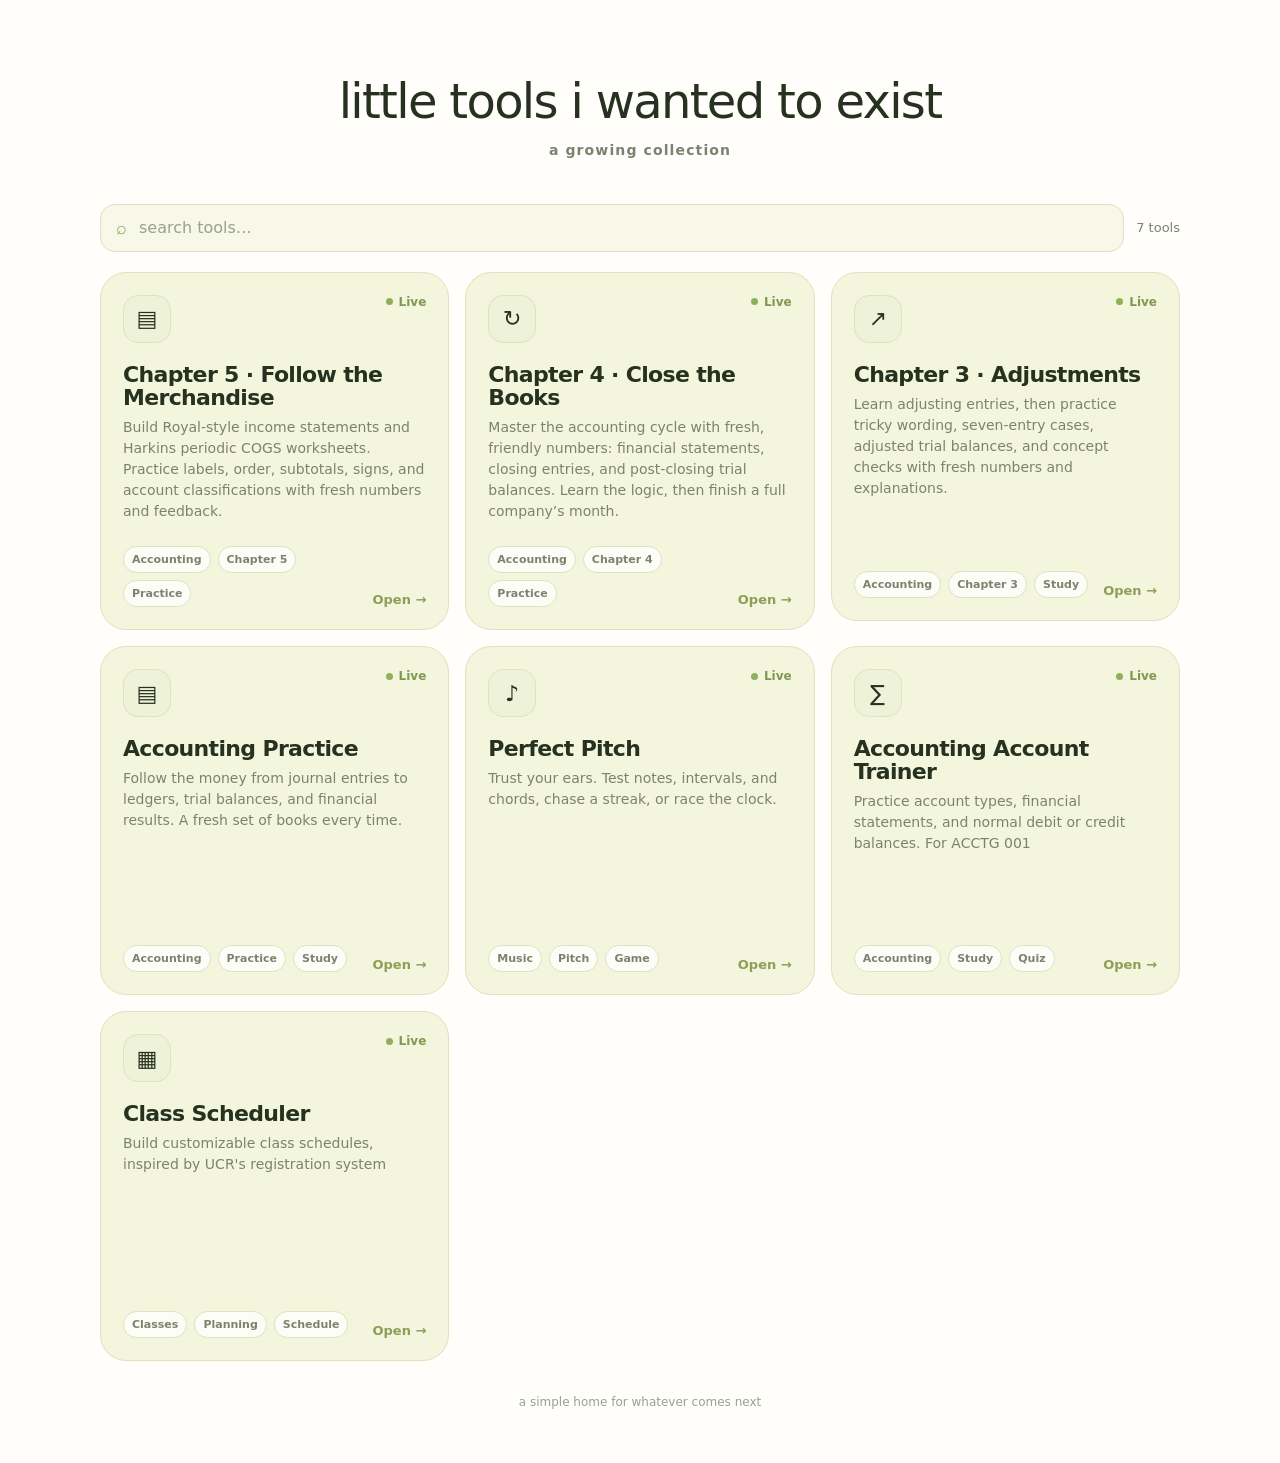
<file: public/index.html>
<!DOCTYPE html>
<html lang="en">
<head>
  <meta charset="UTF-8" />
  <meta name="viewport" content="width=device-width, initial-scale=1.0" />
  <meta name="description" content="A growing collection of little tools." />
  <title>little tools i wanted to exist</title>
  <style>
    :root {
      --bg: #fffefb;
      --panel: #f3f5dc;
      --panel-soft: #eef2d8;
      --border: #dde3bf;
      --text: #26311f;
      --muted: #7b836f;
      --accent: #8d9f57;
      --accent-soft: #eef2d8;
    }

    * { box-sizing: border-box; }

    body {
      margin: 0;
      min-height: 100vh;
      color: var(--text);
      background: var(--bg);
      font-family: Inter, ui-sans-serif, system-ui, -apple-system, BlinkMacSystemFont, "Segoe UI", sans-serif;
    }

    .shell {
      width: min(1080px, calc(100% - 34px));
      margin: 0 auto;
      padding: 76px 0 54px;
    }

    .hero {
      max-width: 820px;
      margin: 0 auto 46px;
      text-align: center;
    }

    h1 {
      margin: 0;
      font-size: clamp(30px, 5vw, 48px);
      line-height: 1.08;
      font-weight: 400;
      letter-spacing: -.035em;
      text-transform: lowercase;
    }

    .subheading {
      margin-top: 14px;
      color: var(--muted);
      font-size: 14px;
      font-weight: 700;
      letter-spacing: .08em;
      text-transform: lowercase;
    }

    .toolbar {
      display: flex;
      align-items: center;
      gap: 12px;
      margin: 0 0 20px;
    }

    .search {
      flex: 1;
      min-height: 48px;
      display: flex;
      align-items: center;
      gap: 10px;
      padding: 0 15px;
      border: 1px solid var(--border);
      border-radius: 15px;
      background: #f7f8e8;
    }

    .search span {
      color: var(--accent);
      font-size: 18px;
    }

    .search input {
      width: 100%;
      border: 0;
      outline: 0;
      background: transparent;
      color: var(--text);
      font: inherit;
    }

    .search input::placeholder { color: #9aa18f; }

    .count {
      color: var(--muted);
      font-size: 13px;
      white-space: nowrap;
    }

    .grid {
      display: grid;
      grid-template-columns: repeat(3, minmax(0, 1fr));
      gap: 16px;
    }

    .card {
      aspect-ratio: 1 / 1;
      min-width: 0;
      display: flex;
      flex-direction: column;
      justify-content: space-between;
      gap: 24px;
      padding: 22px;
      border: 1px solid var(--border);
      border-radius: 26px;
      background: var(--panel);
      color: inherit;
      text-decoration: none;
      transition: transform .14s ease, border-color .14s ease, background .14s ease;
    }

    .card.clickable { cursor: pointer; }

    .card.clickable:hover {
      transform: translateY(-2px);
      border-color: #c8d195;
      background: #f8f9ea;
    }

    .card-top {
      display: flex;
      align-items: flex-start;
      justify-content: space-between;
      gap: 16px;
    }

    .icon {
      width: 48px;
      height: 48px;
      display: grid;
      place-items: center;
      border-radius: 15px;
      border: 1px solid var(--border);
      background: var(--accent-soft);
      font-size: 22px;
    }

    .status {
      display: inline-flex;
      align-items: center;
      gap: 6px;
      color: var(--muted);
      font-size: 12px;
      font-weight: 800;
    }

    .status.live {
      color: #7f9951;
    }

    .dot {
      width: 7px;
      height: 7px;
      border-radius: 999px;
      background: #8fb15c;
    }

    .card h2 {
      margin: 20px 0 8px;
      font-size: 22px;
      line-height: 1.05;
      letter-spacing: -.03em;
    }

    .description {
      margin: 0;
      color: var(--muted);
      line-height: 1.5;
      font-size: 14px;
    }

    .card-bottom {
      display: flex;
      align-items: flex-end;
      justify-content: space-between;
      gap: 12px;
    }

    .tags {
      display: flex;
      flex-wrap: wrap;
      gap: 7px;
    }

    .tag {
      padding: 6px 8px;
      border: 1px solid var(--border);
      border-radius: 999px;
      color: var(--muted);
      background: #fcfdf7;
      font-size: 11px;
      font-weight: 800;
    }

    .open {
      color: var(--accent);
      font-size: 13px;
      font-weight: 900;
      white-space: nowrap;
    }

    .empty {
      display: none;
      padding: 34px;
      text-align: center;
      border: 1px dashed var(--border);
      border-radius: 22px;
      color: var(--muted);
    }

    footer {
      margin-top: 34px;
      text-align: center;
      color: #9aa18f;
      font-size: 12px;
    }

    @media (max-width: 920px) {
      .grid { grid-template-columns: repeat(2, minmax(0, 1fr)); }
    }

    @media (max-width: 650px) {
      .shell {
        width: min(100% - 22px, 1080px);
        padding-top: 48px;
      }

      .hero { margin-bottom: 34px; }

      .toolbar {
        align-items: stretch;
        flex-direction: column;
      }

      .count { padding-left: 2px; }

      .grid { grid-template-columns: 1fr; }

      .card {
        aspect-ratio: auto;
        min-height: 220px;
      }
    }
  </style>
</head>
<body>
  <main class="shell">
    <section class="hero">
      <h1>little tools i wanted to exist</h1>
      <div class="subheading">a growing collection</div>
    </section>

    <section class="toolbar" aria-label="Tool filters">
      <label class="search">
        <span aria-hidden="true">⌕</span>
        <input id="searchInput" type="search" placeholder="search tools…" autocomplete="off" />
      </label>
      <div class="count" id="toolCount"></div>
    </section>

    <section class="grid" id="toolGrid"></section>
    <div class="empty" id="emptyState">no tools match that search</div>

    <footer>a simple home for whatever comes next</footer>
  </main>

  <script>
    /*
      ADD OR EDIT TOOLS HERE.
      Leave url as "" until a tool has a live URL.
    */
    const TOOLS = [
      {
        name: "Chapter 5 · Follow the Merchandise",
        description: "Build Royal-style income statements and Harkins periodic COGS worksheets. Practice labels, order, subtotals, signs, and account classifications with fresh numbers and feedback.",
        icon: "▤",
        tags: ["Accounting", "Chapter 5", "Practice"],
        url: "/accounting-practice/chapter-5/"
      },
      {
        name: "Chapter 4 · Close the Books",
        description: "Master the accounting cycle with fresh, friendly numbers: financial statements, closing entries, and post-closing trial balances. Learn the logic, then finish a full company’s month.",
        icon: "↻",
        tags: ["Accounting", "Chapter 4", "Practice"],
        url: "/accounting-practice/chapter-4/"
      },
      {
        name: "Chapter 3 · Adjustments",
        description: "Learn adjusting entries, then practice tricky wording, seven-entry cases, adjusted trial balances, and concept checks with fresh numbers and explanations.",
        icon: "↗",
        tags: ["Accounting", "Chapter 3", "Study"],
        url: "/accounting-practice/chapter-3/"
      },
      {
        name: "Accounting Practice",
        description: "Follow the money from journal entries to ledgers, trial balances, and financial results. A fresh set of books every time.",
        icon: "▤",
        tags: ["Accounting", "Practice", "Study"],
        url: "/accounting-practice/"
      },
      {
        name: "Perfect Pitch",
        description: "Trust your ears. Test notes, intervals, and chords, chase a streak, or race the clock.",
        icon: "♪",
        tags: ["Music", "Pitch", "Game"],
        url: "/perfect-pitch/"
      },
      {
        name: "Accounting Account Trainer",
        description: "Practice account types, financial statements, and normal debit or credit balances. For ACCTG 001",
        icon: "∑",
        tags: ["Accounting", "Study", "Quiz"],
        url: "/accounting-quizzer/"
      },
      {
        name: "Class Scheduler",
        description: "Build customizable class schedules, inspired by UCR's registration system",
        icon: "▦",
        tags: ["Classes", "Planning", "Schedule"],
        url: "/class-scheduler/"
      }
    ];

    const toolGrid = document.getElementById("toolGrid");
    const searchInput = document.getElementById("searchInput");
    const toolCount = document.getElementById("toolCount");
    const emptyState = document.getElementById("emptyState");

    function escapeHTML(value) {
      return String(value)
        .replaceAll("&", "&amp;")
        .replaceAll("<", "&lt;")
        .replaceAll(">", "&gt;")
        .replaceAll('"', "&quot;")
        .replaceAll("'", "&#039;");
    }

    function cardMarkup(tool) {
      const hasUrl = Boolean(tool.url);
      const wrapperTag = hasUrl ? "a" : "article";
      const href = hasUrl ? ` href="${escapeHTML(tool.url)}"` : "";
      const className = hasUrl ? "card clickable" : "card";
      const status = hasUrl
        ? `<span class="status live"><span class="dot"></span>Live</span>`
        : `<span class="status">Add URL</span>`;
      const openText = hasUrl ? "Open →" : "Coming soon";

      return `
        <${wrapperTag} class="${className}"${href}>
          <div>
            <div class="card-top">
              <div class="icon">${escapeHTML(tool.icon)}</div>
              ${status}
            </div>
            <h2>${escapeHTML(tool.name)}</h2>
            <p class="description">${escapeHTML(tool.description)}</p>
          </div>
          <div class="card-bottom">
            <div class="tags">
              ${tool.tags.map(tag => `<span class="tag">${escapeHTML(tag)}</span>`).join("")}
            </div>
            <span class="open">${openText}</span>
          </div>
        </${wrapperTag}>
      `;
    }

    function renderTools(query = "") {
      const normalized = query.trim().toLowerCase();

      const filtered = TOOLS.filter(tool => {
        const haystack = [tool.name, tool.description, ...(tool.tags || [])]
          .join(" ")
          .toLowerCase();
        return haystack.includes(normalized);
      });

      toolGrid.innerHTML = filtered.map(cardMarkup).join("");
      toolCount.textContent = `${filtered.length} ${filtered.length === 1 ? "tool" : "tools"}`;
      emptyState.style.display = filtered.length ? "none" : "block";
    }

    searchInput.addEventListener("input", event => renderTools(event.target.value));
    renderTools();
  </script>
</body>
</html>
</file>
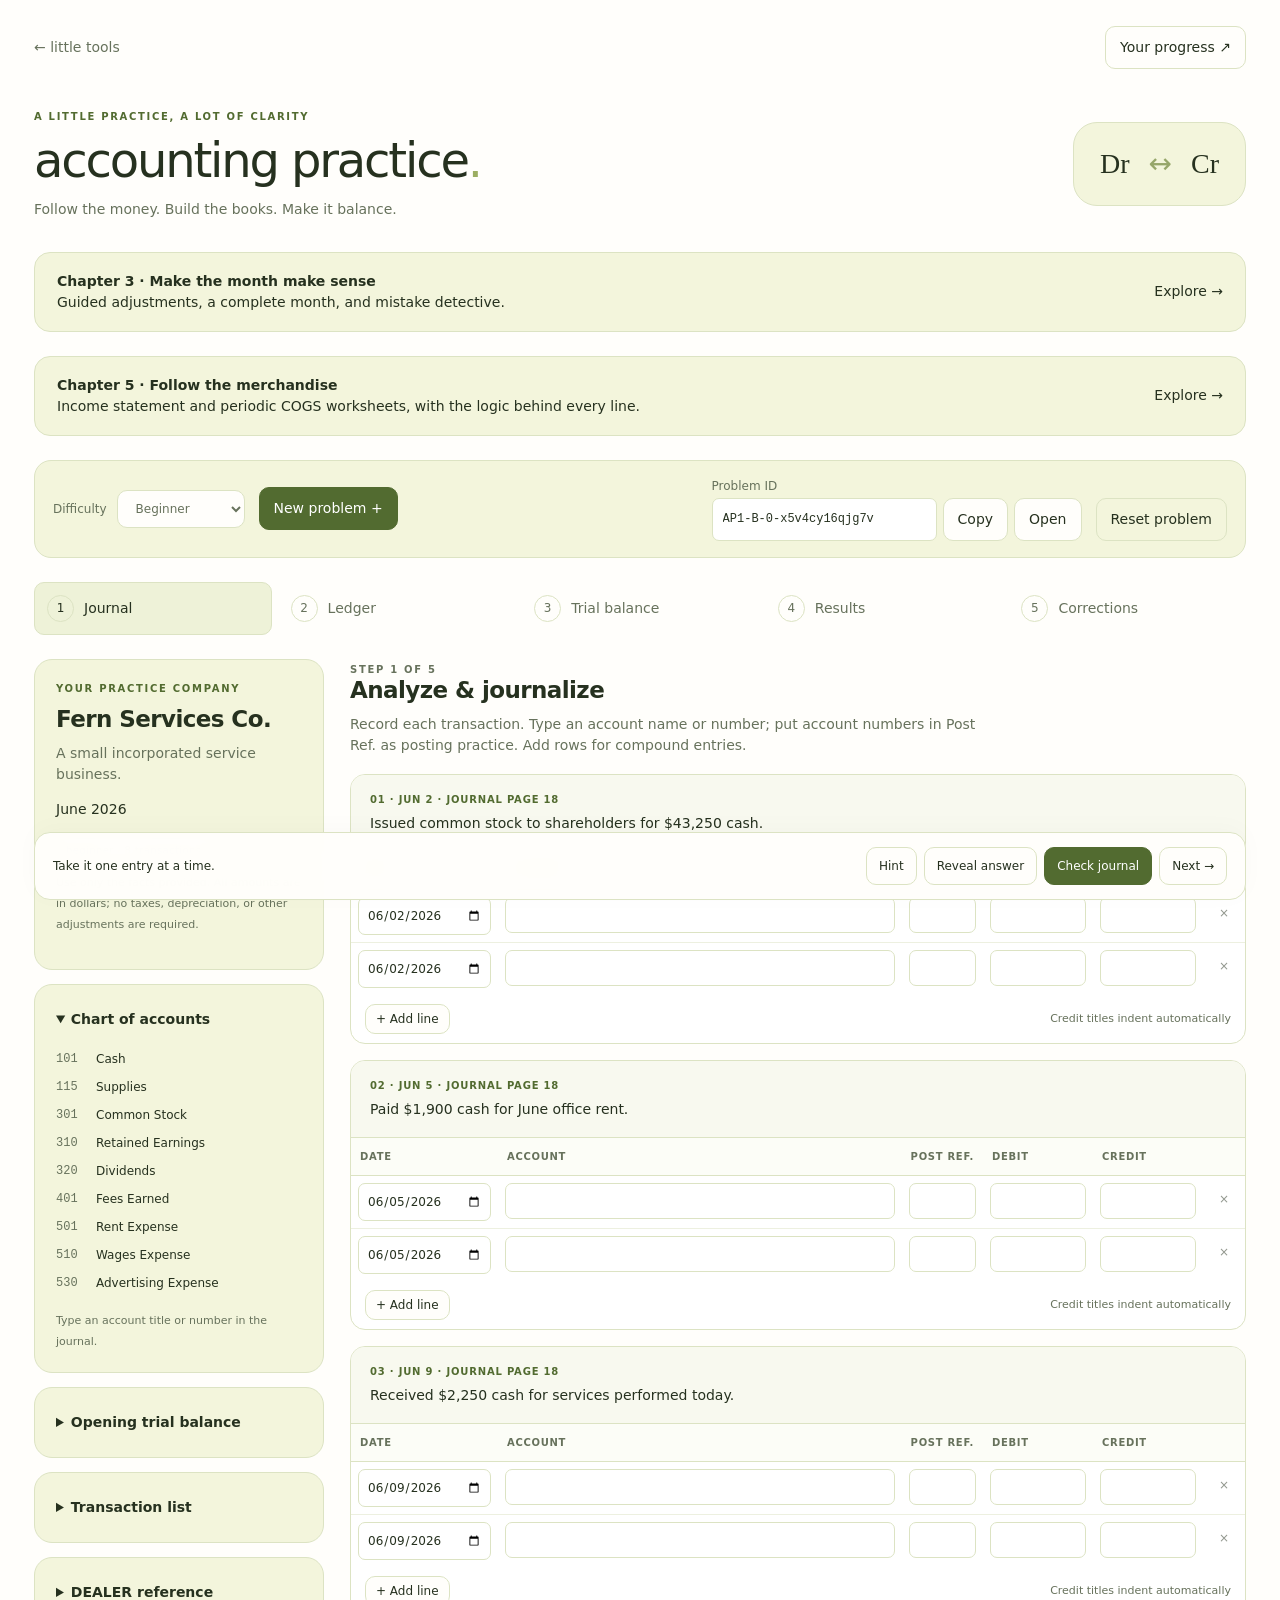
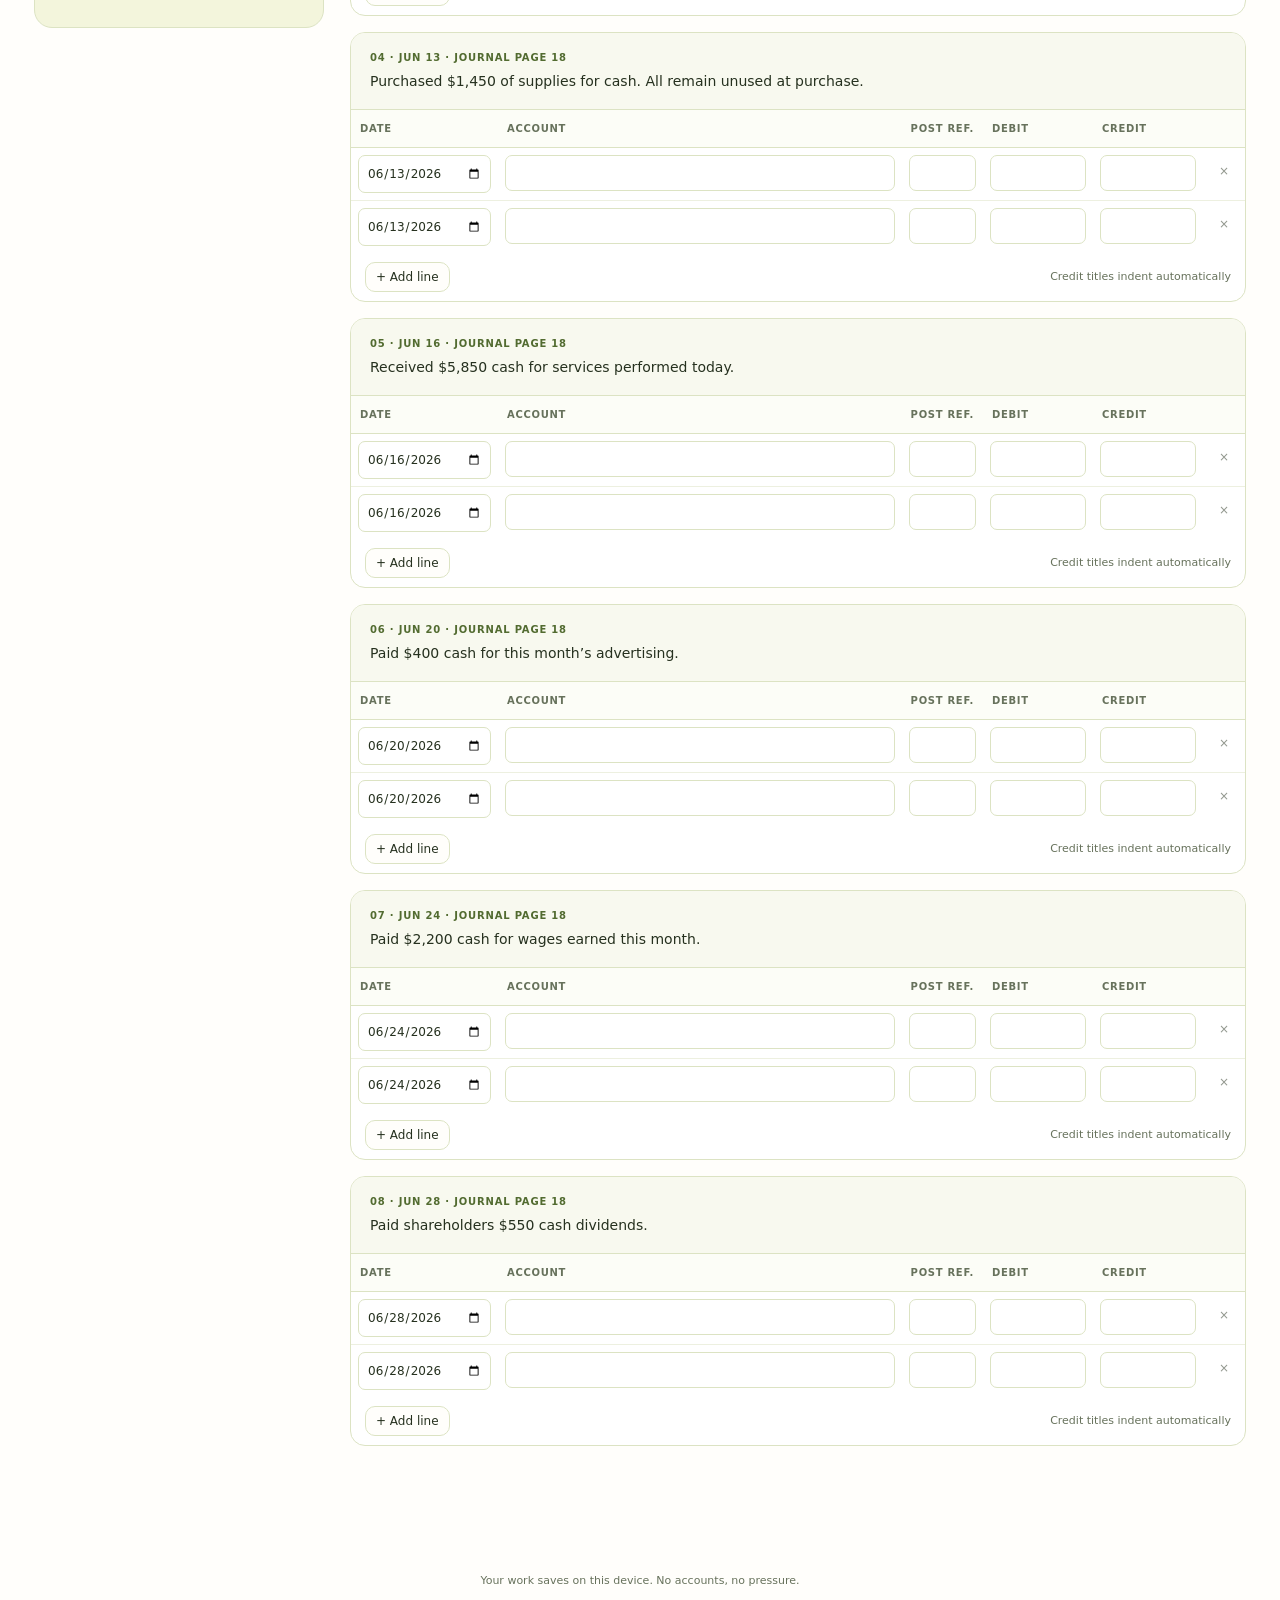
<file: public/accounting-practice/index.html>
<!doctype html>
<html lang="en">
  <head>
    <meta charset="utf-8" />
    <meta name="viewport" content="width=device-width, initial-scale=1" />
    <meta
      name="description"
      content="Practice the full accounting workflow, from journal entries to financial results, with reproducible problems and helpful feedback."
    />
    <title>accounting practice · little tools</title>
    <link rel="stylesheet" href="./style.css" />
  </head>
  <body>
    <div class="shell">
      <header>
        <a href="/" class="back">← little tools</a
        ><button id="stats-button">Your progress ↗</button>
      </header>
      <section class="hero">
        <div>
          <p class="eyebrow">a little practice, a lot of clarity</p>
          <h1>accounting practice<span>.</span></h1>
          <p class="sub">Follow the money. Build the books. Make it balance.</p>
        </div>
        <div class="hero-mark" aria-hidden="true">Dr <span>↔</span> Cr</div>
      </section>
      <a class="chapter-link" href="./chapter-3/"><span><strong>Chapter 3 · Make the month make sense</strong><br>Guided adjustments, a complete month, and mistake detective.</span><span aria-hidden="true">Explore →</span></a>
      <a class="chapter-link" href="./chapter-5/"><span><strong>Chapter 5 · Follow the merchandise</strong><br>Income statement and periodic COGS worksheets, with the logic behind every line.</span><span aria-hidden="true">Explore →</span></a>
      <div id="storage-notice" class="notice" role="status" hidden></div>
      <section class="controls" aria-label="Problem controls">
        <label
          >Difficulty<select id="difficulty">
            <option value="beginner">Beginner</option>
            <option value="intermediate">Intermediate</option>
            <option value="advanced">Advanced</option>
            <option value="custom">Custom</option>
          </select></label
        ><button id="new" class="primary">New problem +</button>
        <div class="seed-control">
          <label for="seed">Problem ID</label>
          <div>
            <input
              id="seed"
              spellcheck="false"
              aria-label="Problem ID"
            /><button id="copy" title="Copy Problem ID">Copy</button
            ><button id="open-seed">Open</button>
          </div>
        </div>
        <button id="reset" class="quiet">Reset problem</button>
      </section>
      <fieldset id="custom" hidden>
        <legend>Concepts for your next problem</legend>
        <div id="concepts"></div>
      </fieldset>
      <nav id="steps" aria-label="Practice steps"></nav>
      <div class="layout">
        <aside id="reference"></aside>
        <main id="workspace" tabindex="-1"></main>
      </div>
      <footer class="actionbar">
        <div id="feedback" role="status" aria-live="polite">
          Take it one entry at a time.
        </div>
        <div class="actions">
          <button id="hint">Hint</button
          ><button id="explain" hidden>Show explanation</button
          ><button id="reveal">Reveal answer</button
          ><button id="check" class="primary">Check journal</button
          ><button id="next" title="Next section">Next →</button>
        </div>
      </footer>
      <p class="footnote">
        Your work saves on this device. No accounts, no pressure.
      </p>
    </div>
    <dialog id="stats-dialog">
      <div class="dialog-head">
        <h2>Your practice</h2>
        <button id="close-stats" aria-label="Close statistics">✕</button>
      </div>
      <div id="stats-content"></div>
      <button id="reset-stats">Reset statistics</button>
    </dialog>
    <dialog id="confirm-dialog">
      <h2 id="confirm-title"></h2>
      <p id="confirm-text"></p>
      <form method="dialog">
        <button value="cancel">Keep working</button
        ><button value="confirm" class="primary">Continue</button>
      </form>
    </dialog>
    <datalist id="accounts"></datalist>
    <script type="module" src="./app.mjs"></script>
    <noscript
      >This practice tool needs JavaScript to generate and check
      problems.</noscript
    >
  </body>
</html>
</file>
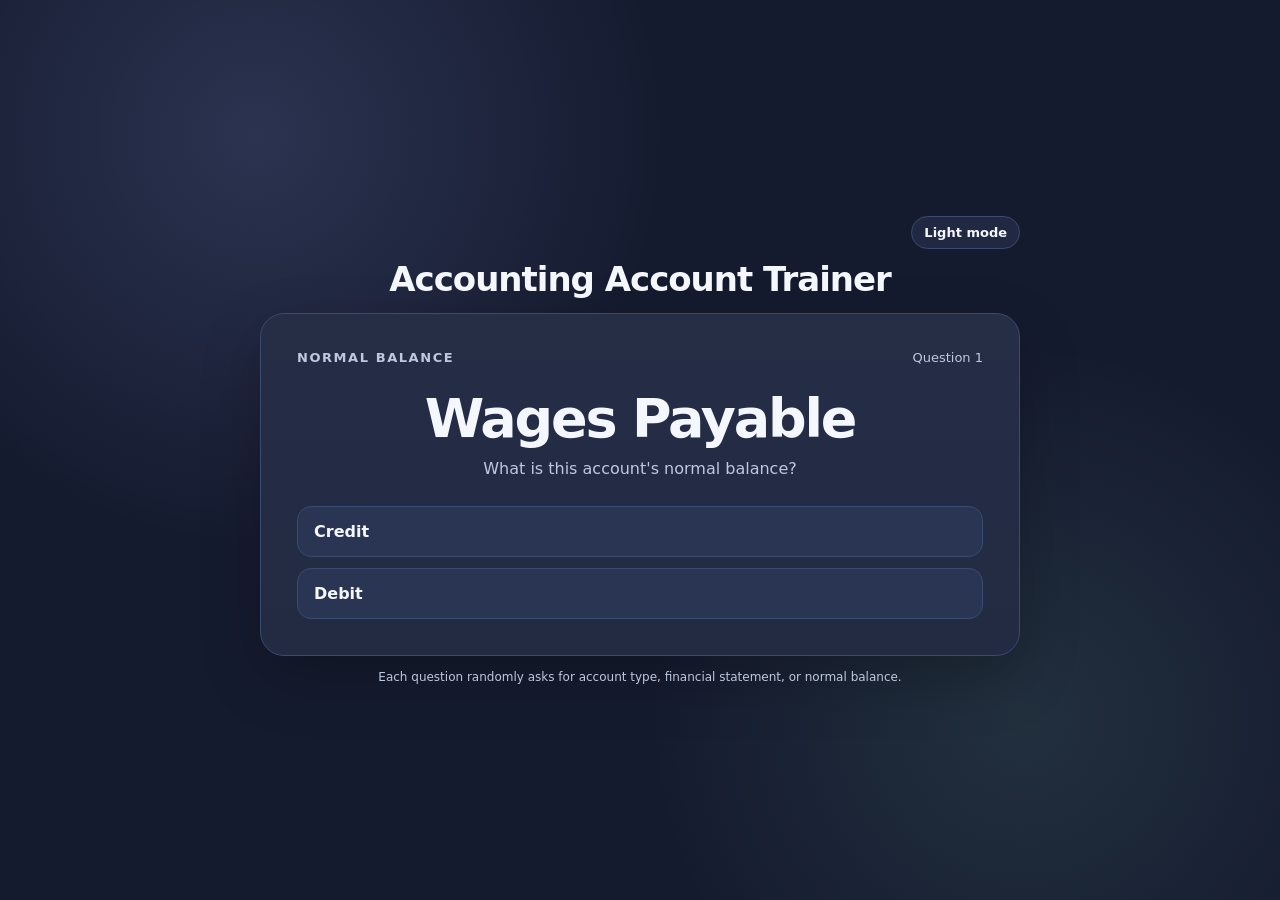
<file: public/accounting-quizzer/index.html>
<!DOCTYPE html>
<html lang="en">
<head>
<meta charset="UTF-8" />
<meta name="viewport" content="width=device-width, initial-scale=1.0" />
<title>Accounting Account Trainer</title>
<style>
  :root {
    --bg: #151b2f;
    --panel: #202941;
    --panel-soft: #293552;
    --border: #3a4a70;
    --text: #f5f7ff;
    --muted: #bec8de;
    --accent: #9db0ff;
    --good: #93e8c3;
    --bad: #ffaaaa;
    --glow-1: rgba(157,176,255,.16);
    --glow-2: rgba(147,232,195,.10);
    --shadow: rgba(0,0,0,.22);
    --feedback-bg: rgba(18,24,40,.58);
  }

  body.light {
    --bg: #eef3fb;
    --panel: #ffffff;
    --panel-soft: #f5f7fc;
    --border: #cfd8ea;
    --text: #182033;
    --muted: #66738d;
    --accent: #526ed3;
    --good: #2f9f74;
    --bad: #c95151;
    --glow-1: rgba(82,110,211,.10);
    --glow-2: rgba(47,159,116,.07);
    --shadow: rgba(37,49,82,.12);
    --feedback-bg: #f7f9fd;
  }

  * { box-sizing: border-box; }

  body {
    margin: 0;
    min-height: 100vh;
    display: grid;
    place-items: center;
    padding: 24px;
    background:
      radial-gradient(circle at 20% 15%, var(--glow-1), transparent 32%),
      radial-gradient(circle at 80% 80%, var(--glow-2), transparent 30%),
      var(--bg);
    color: var(--text);
    font-family: Inter, ui-sans-serif, system-ui, -apple-system, BlinkMacSystemFont, "Segoe UI", sans-serif;
  }

  .app {
    width: min(760px, 100%);
  }

  .title {
    margin: 0 0 14px;
    text-align: center;
    font-size: clamp(24px, 4vw, 34px);
    letter-spacing: -.03em;
  }

  .quiz-box {
    background: linear-gradient(180deg, rgba(255,255,255,.025), rgba(255,255,255,.008)), var(--panel);
    border: 1px solid var(--border);
    border-radius: 24px;
    padding: clamp(22px, 5vw, 36px);
    box-shadow: 0 22px 60px var(--shadow);
    user-select: none;
    transition: border-color .15s ease, transform .15s ease;
  }

  .quiz-box.ready-next {
    cursor: pointer;
  }

  .quiz-box.ready-next:hover {
    border-color: rgba(138,164,255,.65);
  }

  .meta {
    display: flex;
    justify-content: space-between;
    gap: 12px;
    color: var(--muted);
    font-size: 13px;
    margin-bottom: 26px;
  }

  .kind {
    font-weight: 800;
    text-transform: uppercase;
    letter-spacing: .12em;
  }

  .account {
    text-align: center;
    font-size: clamp(32px, 7vw, 54px);
    line-height: 1.05;
    font-weight: 900;
    letter-spacing: -.04em;
    margin: 8px 0 10px;
  }

  .prompt {
    text-align: center;
    color: var(--muted);
    font-size: 16px;
    line-height: 1.45;
    margin-bottom: 26px;
  }

  .answers {
    display: grid;
    gap: 11px;
  }

  .answer {
    width: 100%;
    border: 1px solid var(--border);
    background: var(--panel-soft);
    color: var(--text);
    padding: 15px 16px;
    border-radius: 14px;
    font: inherit;
    font-weight: 750;
    text-align: left;
    cursor: pointer;
    transition: transform .12s ease, border-color .12s ease, background .12s ease;
  }

  .answer:hover {
    transform: translateY(-1px);
    border-color: rgba(138,164,255,.65);
  }

  .answer.correct {
    border-color: rgba(134,230,189,.75);
    background: rgba(134,230,189,.12);
  }

  .answer.wrong {
    border-color: rgba(255,154,154,.78);
    background: rgba(255,154,154,.11);
  }

  .answer.locked {
    cursor: default;
  }

  .answer.locked:hover {
    transform: none;
  }

  .feedback {
    display: none;
    margin-top: 20px;
    padding: 16px 17px;
    border-radius: 14px;
    border: 1px solid var(--border);
    background: var(--feedback-bg);
    line-height: 1.5;
  }

  .feedback.show { display: block; }
  .feedback.good { border-color: rgba(134,230,189,.55); }
  .feedback.bad { border-color: rgba(255,154,154,.55); }

  .feedback-title {
    font-weight: 900;
    margin-bottom: 5px;
  }

  .feedback-text {
    color: #dbe4fa;
  }

  .continue {
    display: none;
    text-align: center;
    color: var(--accent);
    font-weight: 800;
    font-size: 13px;
    margin-top: 16px;
  }

  .continue.show { display: block; }

  .hint {
    text-align: center;
    margin-top: 14px;
    color: var(--muted);
    font-size: 12px;
  }

  .topbar {
    display: flex;
    justify-content: flex-end;
    margin-bottom: 10px;
  }

  .theme-toggle {
    border: 1px solid var(--border);
    background: var(--panel);
    color: var(--text);
    border-radius: 999px;
    padding: 8px 12px;
    font: inherit;
    font-size: 13px;
    font-weight: 800;
    cursor: pointer;
    transition: border-color .15s ease, transform .15s ease, background .15s ease;
  }

  .theme-toggle:hover {
    transform: translateY(-1px);
    border-color: var(--accent);
  }

  @media (max-width: 520px) {
    body { padding: 14px; }
    .quiz-box { border-radius: 19px; }
    .meta { margin-bottom: 20px; }
  }
</style>
</head>
<body>
  <main class="app">
    <div class="topbar">
      <button class="theme-toggle" id="themeToggle" type="button" aria-label="Toggle light and dark mode">Light mode</button>
    </div>
    <h1 class="title">Accounting Account Trainer</h1>

    <section class="quiz-box" id="quizBox" aria-live="polite">
      <div class="meta">
        <span class="kind" id="kindLabel"></span>
        <span id="questionNumber"></span>
      </div>

      <div class="account" id="accountName"></div>
      <div class="prompt" id="prompt"></div>

      <div class="answers" id="answers"></div>

      <div class="feedback" id="feedback">
        <div class="feedback-title" id="feedbackTitle"></div>
        <div class="feedback-text" id="feedbackText"></div>
      </div>

      <div class="continue" id="continueText">Click anywhere in this box for the next question</div>
    </section>

    <div class="hint">Each question randomly asks for account type, financial statement, or normal balance.</div>
  </main>

<script>
const ACCOUNTS = [
  {name:"Cash", type:"Asset", statement:"Balance Sheet", normal:"Debit",
   note:"Cash is an asset because it is a resource owned by the business."},
  {name:"Accounts Payable", type:"Liability", statement:"Balance Sheet", normal:"Credit",
   note:"Accounts Payable is a liability because it is money the business owes to creditors."},
  {name:"Accounts Receivable", type:"Asset", statement:"Balance Sheet", normal:"Debit",
   note:"Accounts Receivable is an asset because customers owe the business money."},
  {name:"Common Stock", type:"Equity", statement:"Statement of Stockholders' Equity & Balance Sheet", normal:"Credit",
   note:"Common Stock represents owners' investment and increases stockholders' equity."},
  {name:"Rent Revenue", type:"Revenue", statement:"Income Statement", normal:"Credit",
   note:"Rent Revenue is revenue earned by the business and is reported on the Income Statement."},
  {name:"Wages Expense", type:"Expense", statement:"Income Statement", normal:"Debit",
   note:"Wages Expense is a cost of operating the business, so it is an expense."},
  {name:"Supplies", type:"Asset", statement:"Balance Sheet", normal:"Debit",
   note:"Unused supplies are resources the business still owns, so Supplies is an asset."},
  {name:"Land", type:"Asset", statement:"Balance Sheet", normal:"Debit",
   note:"Land is a long-term resource owned by the business, so it is an asset."},
  {name:"Prepaid Insurance", type:"Asset", statement:"Balance Sheet", normal:"Debit",
   note:"Prepaid Insurance is an asset because the business paid now for insurance coverage it will receive in the future."},
  {name:"Supplies Expense", type:"Expense", statement:"Income Statement", normal:"Debit",
   note:"Supplies Expense records supplies that have been used up during the period."},
  {name:"Equipment", type:"Asset", statement:"Balance Sheet", normal:"Debit",
   note:"Equipment is a resource owned and used by the business, so it is an asset."},
  {name:"Dividends", type:"Equity", statement:"Statement of Stockholders' Equity", normal:"Debit",
   note:"Dividends are equity-related but reduce retained earnings, so their normal balance is Debit."},
  {name:"Unearned Rent", type:"Liability", statement:"Balance Sheet", normal:"Credit",
   note:"Unearned Rent is a liability because cash was received before the rent revenue was earned."},
  {name:"Fees Earned", type:"Revenue", statement:"Income Statement", normal:"Credit",
   note:"Fees Earned is revenue from services the business has already provided."},
  {name:"Utilities Expense", type:"Expense", statement:"Income Statement", normal:"Debit",
   note:"Utilities Expense is a cost incurred while operating the business."},
  {name:"Rent Expense", type:"Expense", statement:"Income Statement", normal:"Debit",
   note:"Rent Expense is the cost of using rented property or equipment during the period."},
  {name:"Interest Receivable", type:"Asset", statement:"Balance Sheet", normal:"Debit",
   note:"Interest Receivable is an asset because another party owes the business interest money."},
  {name:"Miscellaneous Expense", type:"Expense", statement:"Income Statement", normal:"Debit",
   note:"Miscellaneous Expense records minor operating costs that do not need a separate expense account."},
  {name:"Buildings", type:"Asset", statement:"Balance Sheet", normal:"Debit",
   note:"Buildings are long-term resources owned by the business, so they are assets."},
  {name:"Prepaid Rent", type:"Asset", statement:"Balance Sheet", normal:"Debit",
   note:"Prepaid Rent is an asset because rent was paid before the future rental benefit is used."},
  {name:"Retained Earnings", type:"Equity", statement:"Statement of Stockholders' Equity & Balance Sheet", normal:"Credit",
   note:"Retained Earnings is accumulated equity from profits kept in the business."},
  {name:"Insurance Expense", type:"Expense", statement:"Income Statement", normal:"Debit",
   note:"Insurance Expense is the cost of insurance coverage that has been used during the period."},
  {name:"Wages Payable", type:"Liability", statement:"Balance Sheet", normal:"Credit",
   note:"Wages Payable is a liability because the business owes wages that have not yet been paid."}
];

const TYPE_CHOICES = ["Asset", "Liability", "Equity", "Revenue", "Expense"];
const STATEMENT_CHOICES = [
  "Balance Sheet",
  "Income Statement",
  "Statement of Stockholders' Equity",
  "Statement of Stockholders' Equity & Balance Sheet"
];
const NORMAL_CHOICES = ["Debit", "Credit"];

const KINDS = ["type", "statement", "normal"];

const labels = {
  type: "Account Type",
  statement: "Financial Statement",
  normal: "Normal Balance"
};

const prompts = {
  type: "What type of account is this?",
  statement: "Which financial statement(s) include this account?",
  normal: "What is this account's normal balance?"
};

const quizBox = document.getElementById("quizBox");
const kindLabel = document.getElementById("kindLabel");
const questionNumber = document.getElementById("questionNumber");
const accountName = document.getElementById("accountName");
const prompt = document.getElementById("prompt");
const answers = document.getElementById("answers");
const feedback = document.getElementById("feedback");
const feedbackTitle = document.getElementById("feedbackTitle");
const feedbackText = document.getElementById("feedbackText");
const continueText = document.getElementById("continueText");

let current = null;
let kind = null;
let answered = false;
let qNum = 0;
let lastAccount = null;
let lastKind = null;

function shuffle(arr) {
  const a = [...arr];
  for (let i = a.length - 1; i > 0; i--) {
    const j = Math.floor(Math.random() * (i + 1));
    [a[i], a[j]] = [a[j], a[i]];
  }
  return a;
}

function chooseDifferent(arr, previous) {
  const pool = arr.length > 1 ? arr.filter(x => x !== previous) : arr;
  return pool[Math.floor(Math.random() * pool.length)];
}

function newQuestion() {
  answered = false;
  qNum++;

  const accountPool = ACCOUNTS.filter(a => a.name !== lastAccount);
  current = accountPool[Math.floor(Math.random() * accountPool.length)];
  kind = chooseDifferent(KINDS, lastKind);

  lastAccount = current.name;
  lastKind = kind;

  kindLabel.textContent = labels[kind];
  questionNumber.textContent = `Question ${qNum}`;
  accountName.textContent = current.name;
  prompt.textContent = prompts[kind];

  feedback.className = "feedback";
  feedbackTitle.textContent = "";
  feedbackText.textContent = "";
  continueText.className = "continue";
  quizBox.classList.remove("ready-next");

  let choices =
    kind === "type" ? TYPE_CHOICES :
    kind === "statement" ? STATEMENT_CHOICES :
    NORMAL_CHOICES;

  renderAnswers(shuffle(choices));
}

function renderAnswers(choices) {
  answers.innerHTML = "";

  choices.forEach(choice => {
    const button = document.createElement("button");
    button.className = "answer";
    button.type = "button";
    button.dataset.choice = choice;
    button.textContent = choice;
    button.addEventListener("click", (event) => {
      event.stopPropagation();
      if (!answered) checkAnswer(choice);
    });
    answers.appendChild(button);
  });
}

function correctAnswer() {
  return current[kind];
}

function explanationFor(kind, account) {
  if (kind === "type") {
    return `${account.note} Therefore, its account type is ${account.type}.`;
  }

  if (kind === "statement") {
    if (account.statement === "Balance Sheet") {
      return `${account.type}s are reported on the Balance Sheet, so ${account.name} appears there.`;
    }
    if (account.statement === "Income Statement") {
      return `${account.type}s are reported on the Income Statement, so ${account.name} appears there.`;
    }
    if (account.statement === "Statement of Stockholders' Equity") {
      return `${account.name} directly affects stockholders' equity and appears on the Statement of Stockholders' Equity.`;
    }
    return `${account.name} is shown in the Statement of Stockholders' Equity and its ending balance is also reported on the Balance Sheet.`;
  }

  if (account.name === "Dividends") {
    return `Dividends reduce stockholders' equity. In DEALER, Dividends are on the debit side, so the normal balance is Debit.`;
  }

  if (["Asset", "Expense"].includes(account.type)) {
    return `${account.type}s increase with debits, so ${account.name} has a normal Debit balance.`;
  }

  return `${account.type}s increase with credits, so ${account.name} has a normal Credit balance.`;
}

function checkAnswer(selected) {
  answered = true;
  const correct = correctAnswer();
  const isCorrect = selected === correct;

  document.querySelectorAll(".answer").forEach(button => {
    button.classList.add("locked");
    if (button.dataset.choice === correct) button.classList.add("correct");
    if (button.dataset.choice === selected && selected !== correct) button.classList.add("wrong");
  });

  feedbackTitle.textContent = isCorrect ? "Correct" : `Correct answer: ${correct}`;
  feedbackText.textContent = explanationFor(kind, current);
  feedback.className = `feedback show ${isCorrect ? "good" : "bad"}`;

  continueText.className = "continue show";
  quizBox.classList.add("ready-next");
}

quizBox.addEventListener("click", () => {
  if (answered) newQuestion();
});

const themeToggle = document.getElementById("themeToggle");

function applyTheme(theme) {
  const isLight = theme === "light";
  document.body.classList.toggle("light", isLight);
  themeToggle.textContent = isLight ? "Dark mode" : "Light mode";
  localStorage.setItem("accountTrainerTheme", theme);
}

themeToggle.addEventListener("click", (event) => {
  event.stopPropagation();
  const nextTheme = document.body.classList.contains("light") ? "dark" : "light";
  applyTheme(nextTheme);
});

applyTheme(localStorage.getItem("accountTrainerTheme") || "dark");
newQuestion();
</script>
</body>
</html>
</file>
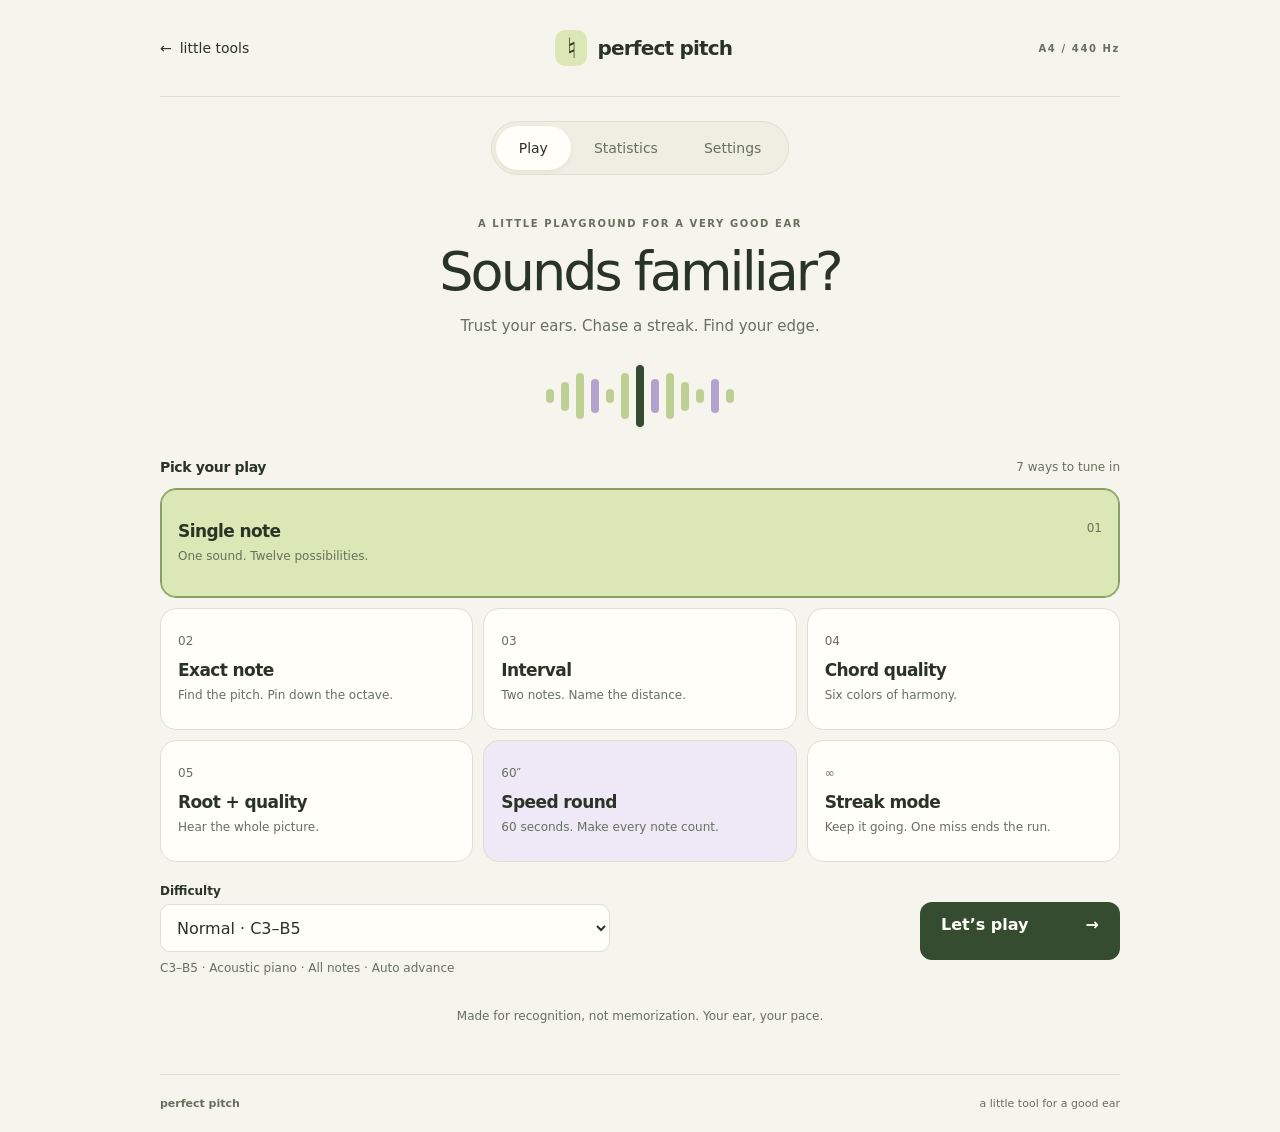
<file: public/perfect-pitch/index.html>
<!doctype html>
<html lang="en">
  <head>
    <meta charset="utf-8" />
    <meta name="viewport" content="width=device-width, initial-scale=1" />
    <meta name="theme-color" content="#f6f5ed" />
    <meta
      name="description"
      content="A little playground for a very good ear. Test pitch, speed, intervals, and chords in seven musical game modes."
    />
    <title>Perfect Pitch · little tools</title>
    <link
      rel="icon"
      href="data:image/svg+xml,%3Csvg xmlns='http://www.w3.org/2000/svg' viewBox='0 0 64 64'%3E%3Crect width='64' height='64' rx='18' fill='%23dce7b7'/%3E%3Ctext x='15' y='47' font-size='44'%3E♪%3C/text%3E%3C/svg%3E"
    />
    <link rel="stylesheet" href="./style.css" />
    <script type="module" src="./app.mjs"></script>
  </head>
  <body>
    <div class="shell">
      <header class="topbar">
        <a href="/" class="hub-link">← <span>little tools</span></a>
        <a href="./" class="wordmark"
          ><span class="brand-icon" aria-hidden="true">♮</span> perfect pitch</a
        >
        <span class="tuning">A4 / 440 Hz</span>
      </header>
      <nav class="tabs" aria-label="Perfect Pitch screens">
        <button type="button" data-screen="play" aria-current="page">
          Play
        </button>
        <button type="button" data-screen="stats">Statistics</button>
        <button type="button" data-screen="settings">Settings</button>
      </nav>
      <p id="storage-notice" class="notice" role="status" hidden>
        Saving is unavailable in this browser. You can still play; this
        session’s progress will stay here until you leave.
      </p>
      <main>
        <section id="play-screen" aria-label="Play">
          <p
            id="audio-load-status"
            class="small settings-foot"
            role="status"
            hidden
          >
            Loading the acoustic piano…
          </p>
          <div id="lobby">
            <div class="hero">
              <div class="eyebrow">A LITTLE PLAYGROUND FOR A VERY GOOD EAR</div>
              <h1>Sounds familiar?</h1>
              <p>Trust your ears. Chase a streak. Find your edge.</p>
              <div class="sound-art" aria-hidden="true">
                <i></i><i></i><i></i><i></i><i></i><i></i><i></i><i></i><i></i
                ><i></i><i></i><i></i><i></i>
              </div>
            </div>
            <div class="section-heading">
              <h2>Pick your play</h2>
              <span>7 ways to tune in</span>
            </div>
            <div
              id="mode-grid"
              class="mode-grid"
              role="group"
              aria-label="Game mode"
            ></div>
            <div class="launch-panel">
              <div class="launch-controls">
                <label for="difficulty">Difficulty</label>
                <select id="difficulty">
                  <option value="easy">Easy · C4–B5</option>
                  <option value="normal">Normal · C3–B5</option>
                  <option value="hard">Hard · C1–B7</option>
                  <option value="chaos">Chaos · C1–B7 + random timbre</option>
                  <option value="custom">Custom range</option>
                </select>
                <p id="setup-description" class="small"></p>
              </div>
              <button id="start" class="primary start-button" type="button">
                Let’s play <span aria-hidden="true">→</span>
              </button>
            </div>
            <p id="start-error" class="error" role="alert" hidden></p>
            <p class="lobby-foot">
              Made for recognition, not memorization. Your ear, your pace.
            </p>
          </div>
          <div id="game" hidden>
            <div class="game-heading">
              <div>
                <span class="eyebrow" id="game-context"></span>
                <h1 id="game-title">Single note</h1>
              </div>
              <button id="finish" class="quiet" type="button">End run</button>
            </div>
            <div class="metrics" aria-label="Current run statistics">
              <div><span>Score</span><strong id="score">0</strong></div>
              <div><span>Accuracy</span><strong id="accuracy">—</strong></div>
              <div><span>Streak</span><strong id="streak">0</strong></div>
              <div id="time-metric">
                <span id="time-label">Avg. time</span
                ><strong id="time-value">—</strong>
              </div>
            </div>
            <div id="timer-track" class="timer-track" hidden>
              <div id="timer-fill"></div>
            </div>
            <div class="arena" id="arena">
              <div class="arena-top">
                <span id="question-number" class="pill">NOTE 01</span
                ><span id="best-label" class="small">Best streak 0</span>
              </div>
              <div class="listening-mark" aria-hidden="true">
                <span></span><span></span><span></span><span></span
                ><span></span>
              </div>
              <div class="prompt-wrap" aria-live="polite" aria-atomic="true">
                <h2 id="prompt">What’s the note?</h2>
                <p id="feedback">Listen. Trust your first instinct.</p>
              </div>
              <div class="transport">
                <button id="replay" class="secondary" type="button">
                  ↻ Replay</button
                ><button id="next" class="primary" type="button" hidden>
                  Next sound →
                </button>
              </div>
            </div>
            <div id="octave-area" class="answer-section" hidden>
              <div class="section-heading">
                <h2>Pick the octave</h2>
                <span>C4 = middle C</span>
              </div>
              <div
                id="octaves"
                class="octaves"
                role="group"
                aria-label="Answer octave"
              ></div>
            </div>
            <div id="pitch-area" class="answer-section">
              <div class="section-heading">
                <h2 id="pitch-heading">Name that note</h2>
                <span id="selection-hint"></span>
              </div>
              <div
                id="pitch-buttons"
                class="pitch-grid"
                role="group"
                aria-label="Pitch class answer"
              ></div>
            </div>
            <div id="choice-area" class="answer-section" hidden>
              <div class="section-heading">
                <h2 id="choice-heading">Name the interval</h2>
              </div>
              <div
                id="choice-buttons"
                class="choice-grid"
                role="group"
                aria-label="Musical answer"
              ></div>
            </div>
            <p id="keyboard-help" class="keyboard-help">
              Keyboard: A W S E D F T G Y H U J · Space to replay · Enter for
              next
            </p>
            <p id="game-error" class="error" role="alert" hidden></p>
          </div>
          <section
            id="summary"
            class="summary"
            hidden
            aria-labelledby="summary-title"
          >
            <div class="eyebrow" id="summary-eyebrow">RUN COMPLETE</div>
            <div class="summary-art" aria-hidden="true">✦</div>
            <h1 id="summary-title" tabindex="-1">Nice listening.</h1>
            <p id="summary-detail"></p>
            <div class="metrics" id="summary-metrics"></div>
            <p id="summary-best" class="record"></p>
            <div class="summary-actions">
              <button id="again" class="primary" type="button">
                Play again →</button
              ><button id="choose-mode" class="secondary" type="button">
                Choose a mode
              </button>
            </div>
          </section>
        </section>
        <section id="settings-screen" hidden aria-labelledby="settings-title">
          <div class="page-heading">
            <div class="eyebrow">MAKE IT YOURS</div>
            <h1 id="settings-title">Your sound, your rules.</h1>
            <p>Settings are saved on this device.</p>
          </div>
          <form id="settings-form" class="settings-panel">
            <fieldset>
              <legend>The sound</legend>
              <label class="field"
                >Timbre<select name="timbre" id="timbre">
                  <option value="sine">Pure sine</option>
                  <option value="piano">Acoustic piano</option>
                  <option value="organ">Organ</option>
                  <option value="soft">Soft synth</option>
                  <option value="bright">Bright synth</option>
                </select></label
              >
              <label class="toggle"
                ><span
                  >Mix it up<small
                    >A random timbre each question. Always on in Chaos.</small
                  ></span
                ><input type="checkbox" name="randomTimbre"
              /></label>
              <label class="field"
                >Volume <output id="volume-label">45%</output
                ><input type="range" name="volume" min="0" max="1" step="0.01"
              /></label>
              <button id="preview-sound" type="button" class="secondary">
                ♪ Try sound · A4
              </button>
              <p id="preview-error" class="error" role="alert" hidden></p>
            </fieldset>
            <fieldset>
              <legend>The challenge</legend>
              <label class="toggle">
                <span
                  >Include black keys<small
                    >Turn off for C, D, E, F, G, A, and B only in Single Note,
                    Exact Note, Speed Round, and Streak Mode. Intervals and
                    chords still use all notes.</small
                  ></span
                >
                <input type="checkbox" name="includeBlackKeys" />
              </label>
              <div class="range-pair">
                <label class="field"
                  >Lowest octave<select id="low" name="low"></select></label
                ><label class="field"
                  >Highest octave<select id="high" name="high"></select
                ></label>
              </div>
              <p class="small">
                Full octaves, C through B. All played notes stay in range.
                Intervals and chords need at least two octaves.
              </p>
              <label class="field"
                >Interval direction<select name="direction">
                  <option value="both">Ascending + descending</option>
                  <option value="ascending">Ascending only</option>
                  <option value="descending">Descending only</option>
                </select></label
              >
            </fieldset>
            <fieldset>
              <legend>The feel</legend>
              <label class="field"
                >Note names<select name="spelling">
                  <option value="both">Both · C♯/D♭</option>
                  <option value="sharps">Sharps · C♯</option>
                  <option value="flats">Flats · D♭</option>
                </select></label
              >
              <label class="toggle"
                ><span
                  >Keep the notes coming<small
                    >Automatically play the next question.</small
                  ></span
                ><input type="checkbox" name="auto"
              /></label>
              <label class="toggle"
                ><span
                  >Show response times<small
                    >See timing feedback while you play.</small
                  ></span
                ><input type="checkbox" name="showTime"
              /></label>
            </fieldset>
          </form>
          <p class="small settings-foot">
            Equal temperament · A4 = 440 Hz · No accounts, uploads, or audio
            streaming during play.
          </p>
          <p class="small settings-foot">
            Piano recordings: Salamander Grand Piano by Alexander Holm.
            <a href="./assets/PIANO-LICENSE.txt" target="_blank" rel="noopener"
              >Credits &amp; CC BY 3.0 license</a
            >.
          </p>
        </section>
        <section id="stats-screen" hidden aria-labelledby="stats-title">
          <div class="page-heading">
            <div class="eyebrow">THE SHAPE OF YOUR EAR</div>
            <h1 id="stats-title">Every note adds up.</h1>
            <p>Your lifetime stats on this device, across all modes.</p>
          </div>
          <div id="stats-content"></div>
          <div class="stats-footer">
            <p class="small">
              Pitch stats use single, exact, speed, and streak answers. Register
              uses the first note or chord root. Replay time counts toward your
              response time.
            </p>
            <button type="button" id="reset-stats" class="danger">
              Reset statistics
            </button>
          </div>
        </section>
      </main>
      <footer class="footer">
        <span>perfect pitch</span><span>a little tool for a good ear</span>
      </footer>
    </div>
    <dialog id="reset-dialog" aria-labelledby="reset-title">
      <h2 id="reset-title">A clean slate?</h2>
      <p>
        This clears your saved statistics and records on this device. Your
        settings stay the same.
      </p>
      <form method="dialog">
        <button value="cancel" class="secondary" autofocus>Keep my stats</button
        ><button value="reset" class="danger">Reset everything</button>
      </form>
    </dialog>
    <noscript
      ><p class="notice">
        Enable JavaScript to play Perfect Pitch. All audio and statistics run in
        your browser.
      </p></noscript
    >
  </body>
</html>
</file>
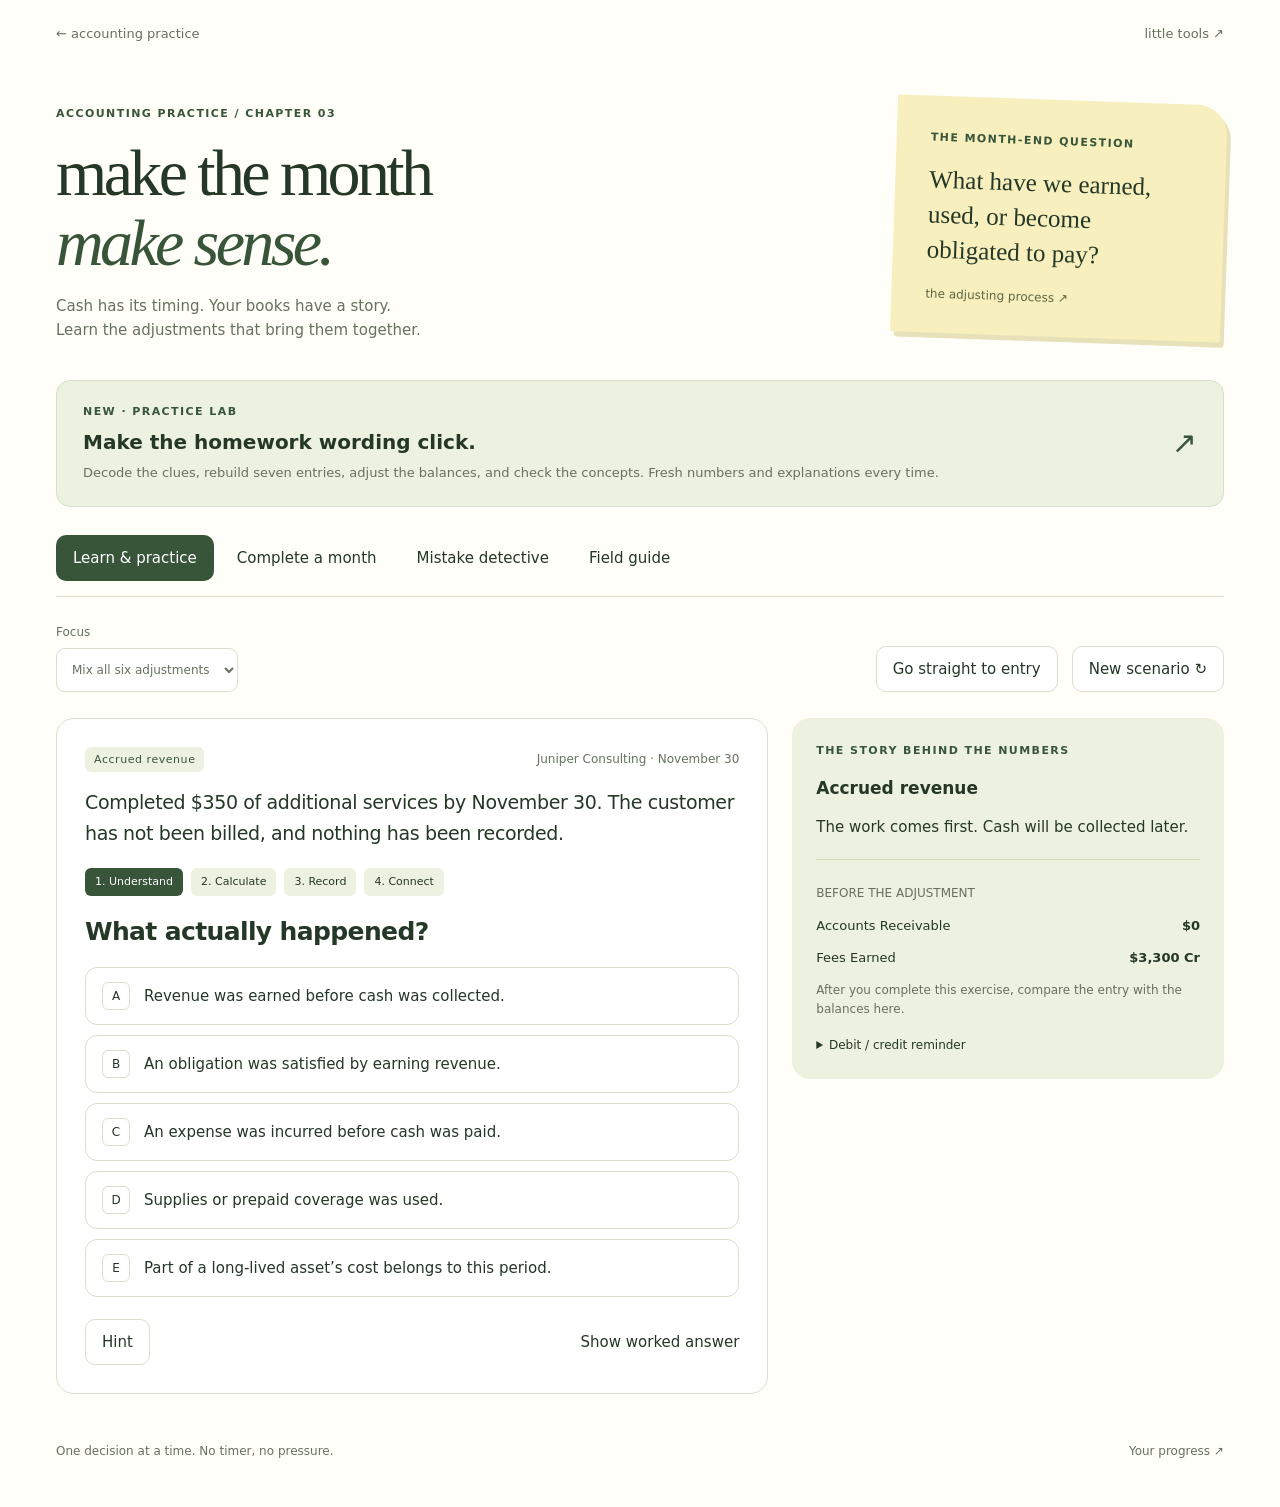
<file: public/accounting-practice/chapter-3/index.html>
<!doctype html>
<html lang="en">
  <head>
    <meta charset="utf-8" />
    <meta name="viewport" content="width=device-width, initial-scale=1" />
    <meta
      name="description"
      content="Understand adjusting entries through guided practice, a complete accounting cycle, and randomized mistake detective questions with explanations."
    />
    <title>chapter 3 · accounting practice · little tools</title>
    <link rel="stylesheet" href="./style.css" />
  </head>
  <body>
    <a class="skip" href="#workspace">Skip to exercise</a>
    <div class="shell">
      <header>
        <a href="/accounting-practice/">← accounting practice</a
        ><a href="/">little tools ↗</a>
      </header>
      <section class="hero">
        <div>
          <p class="eyebrow">Accounting practice / Chapter 03</p>
          <h1>make the month<br /><em>make sense.</em></h1>
          <p class="intro">
            Cash has its timing. Your books have a story.<br />Learn the
            adjustments that bring them together.
          </p>
        </div>
        <div class="hero-note">
          <span class="note-label">THE MONTH-END QUESTION</span>
          <p>What have we earned, used, or become obligated to pay?</p>
          <span class="note-bottom">the adjusting process ↗</span>
        </div>
      </section>
      <a class="lab-link" href="./lab/">
        <span
          ><span class="eyebrow">New · Practice lab</span
          ><strong>Make the homework wording click.</strong
          ><span
            >Decode the clues, rebuild seven entries, adjust the balances, and
            check the concepts. Fresh numbers and explanations every time.</span
          ></span
        >
        <span class="lab-link-arrow" aria-hidden="true">↗</span>
      </a>
      <nav id="modes" aria-label="Learning mode"></nav>
      <div id="storage-notice" class="notice" role="status" hidden></div>
      <main id="workspace" tabindex="-1"></main>
      <footer>
        <span>One decision at a time. No timer, no pressure.</span
        ><button id="progress-button" class="text-button">
          Your progress ↗
        </button>
      </footer>
    </div>
    <dialog id="progress-dialog">
      <div class="dialog-head">
        <h2>Your learning so far</h2>
        <button id="close-progress" aria-label="Close progress">✕</button>
      </div>
      <div id="progress-content"></div>
      <p class="muted">
        First tries are tracked separately from hints and revealed answers.
        Progress saves only in this browser.
      </p>
      <button id="reset-progress">Reset practice statistics</button>
    </dialog>
    <script type="module" src="./app.mjs"></script>
    <noscript
      >This learning tool needs JavaScript. Enable it to generate exercises and
      save your progress.</noscript
    >
  </body>
</html>
</file>
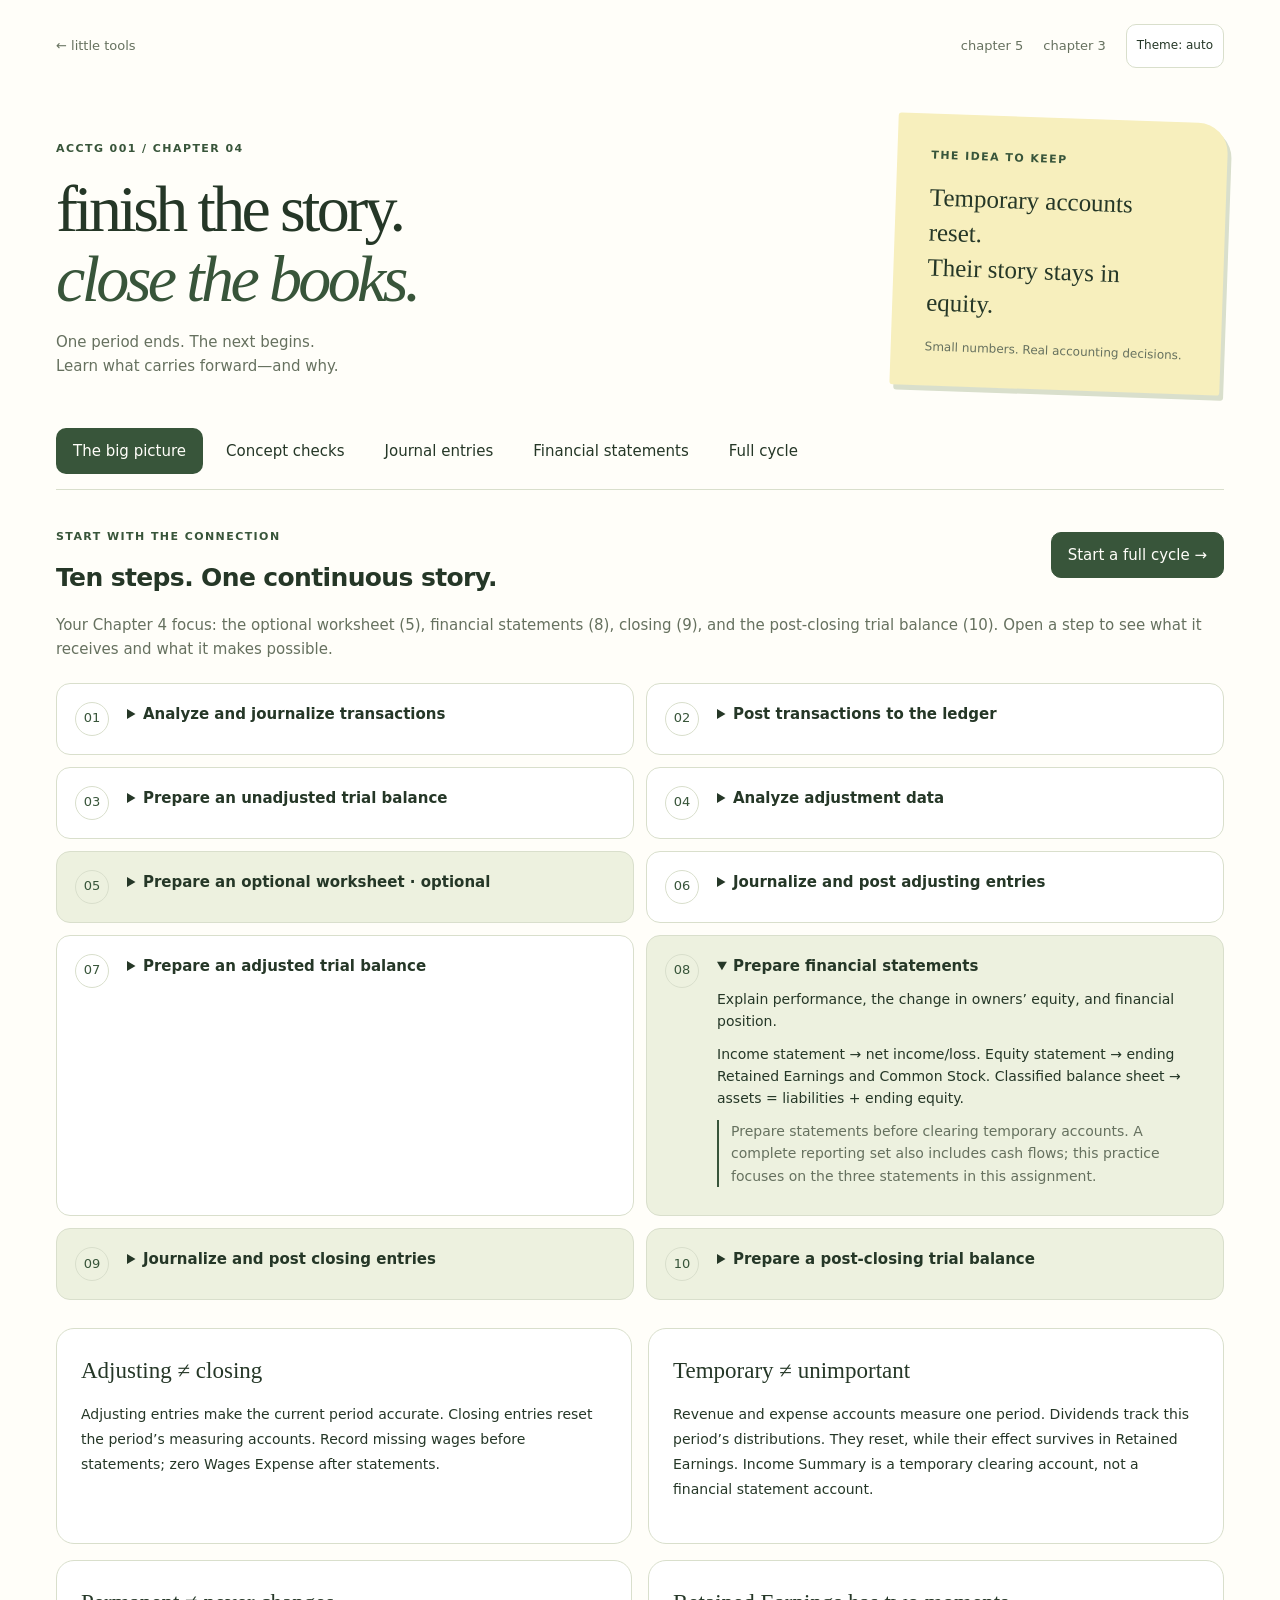
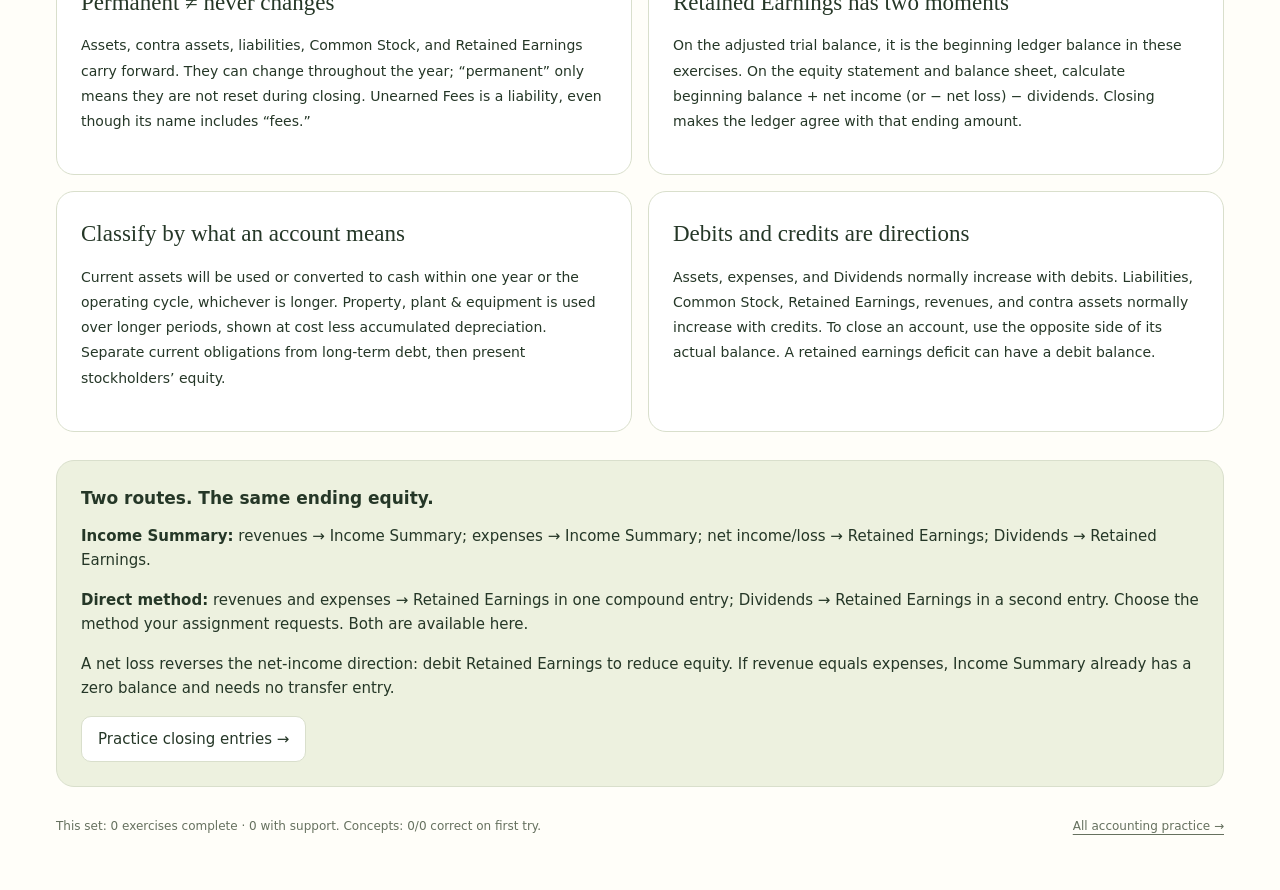
<file: public/accounting-practice/chapter-4/index.html>
<!doctype html>
<html lang="en">
  <head>
    <meta charset="utf-8" />
    <meta name="viewport" content="width=device-width, initial-scale=1" />
    <meta
      name="description"
      content="Learn the full accounting cycle with randomized Chapter 4 practice: financial statements, closing entries, and post-closing trial balances."
    />
    <title>chapter 4 · close the books · little tools</title>
    <link rel="stylesheet" href="../chapter-3/style.css" />
    <link rel="stylesheet" href="./style.css" />
  </head>
  <body>
    <a class="skip" href="#workspace">Skip to practice</a>
    <div class="shell">
      <header>
        <a href="/">← little tools</a>
        <div class="header-right">
          <a href="../chapter-5/">chapter 5</a><a href="../chapter-3/">chapter 3</a
          ><button id="theme" aria-label="Change color theme">
            Theme: auto
          </button>
        </div>
      </header>
      <section class="hero">
        <div>
          <p class="eyebrow">ACCTG 001 / Chapter 04</p>
          <h1>finish the story.<br /><em>close the books.</em></h1>
          <p class="intro">
            One period ends. The next begins.<br />Learn what carries
            forward—and why.
          </p>
        </div>
        <aside class="hero-note">
          <span class="note-label">The idea to keep</span>
          <p>Temporary accounts reset.<br />Their story stays in equity.</p>
          <span class="note-bottom"
            >Small numbers. Real accounting decisions.</span
          >
        </aside>
      </section>
      <nav id="modes" aria-label="Learning mode"></nav>
      <div id="storage-notice" role="status" class="notice" hidden></div>
      <main id="workspace" tabindex="-1"></main>
      <footer>
        <span id="progress-summary"></span
        ><a href="../">All accounting practice →</a>
      </footer>
    </div>
    <script type="module" src="./app.mjs"></script>
    <noscript
      >This practice tool needs JavaScript to generate scenarios and check
      answers.</noscript
    >
  </body>
</html>
</file>
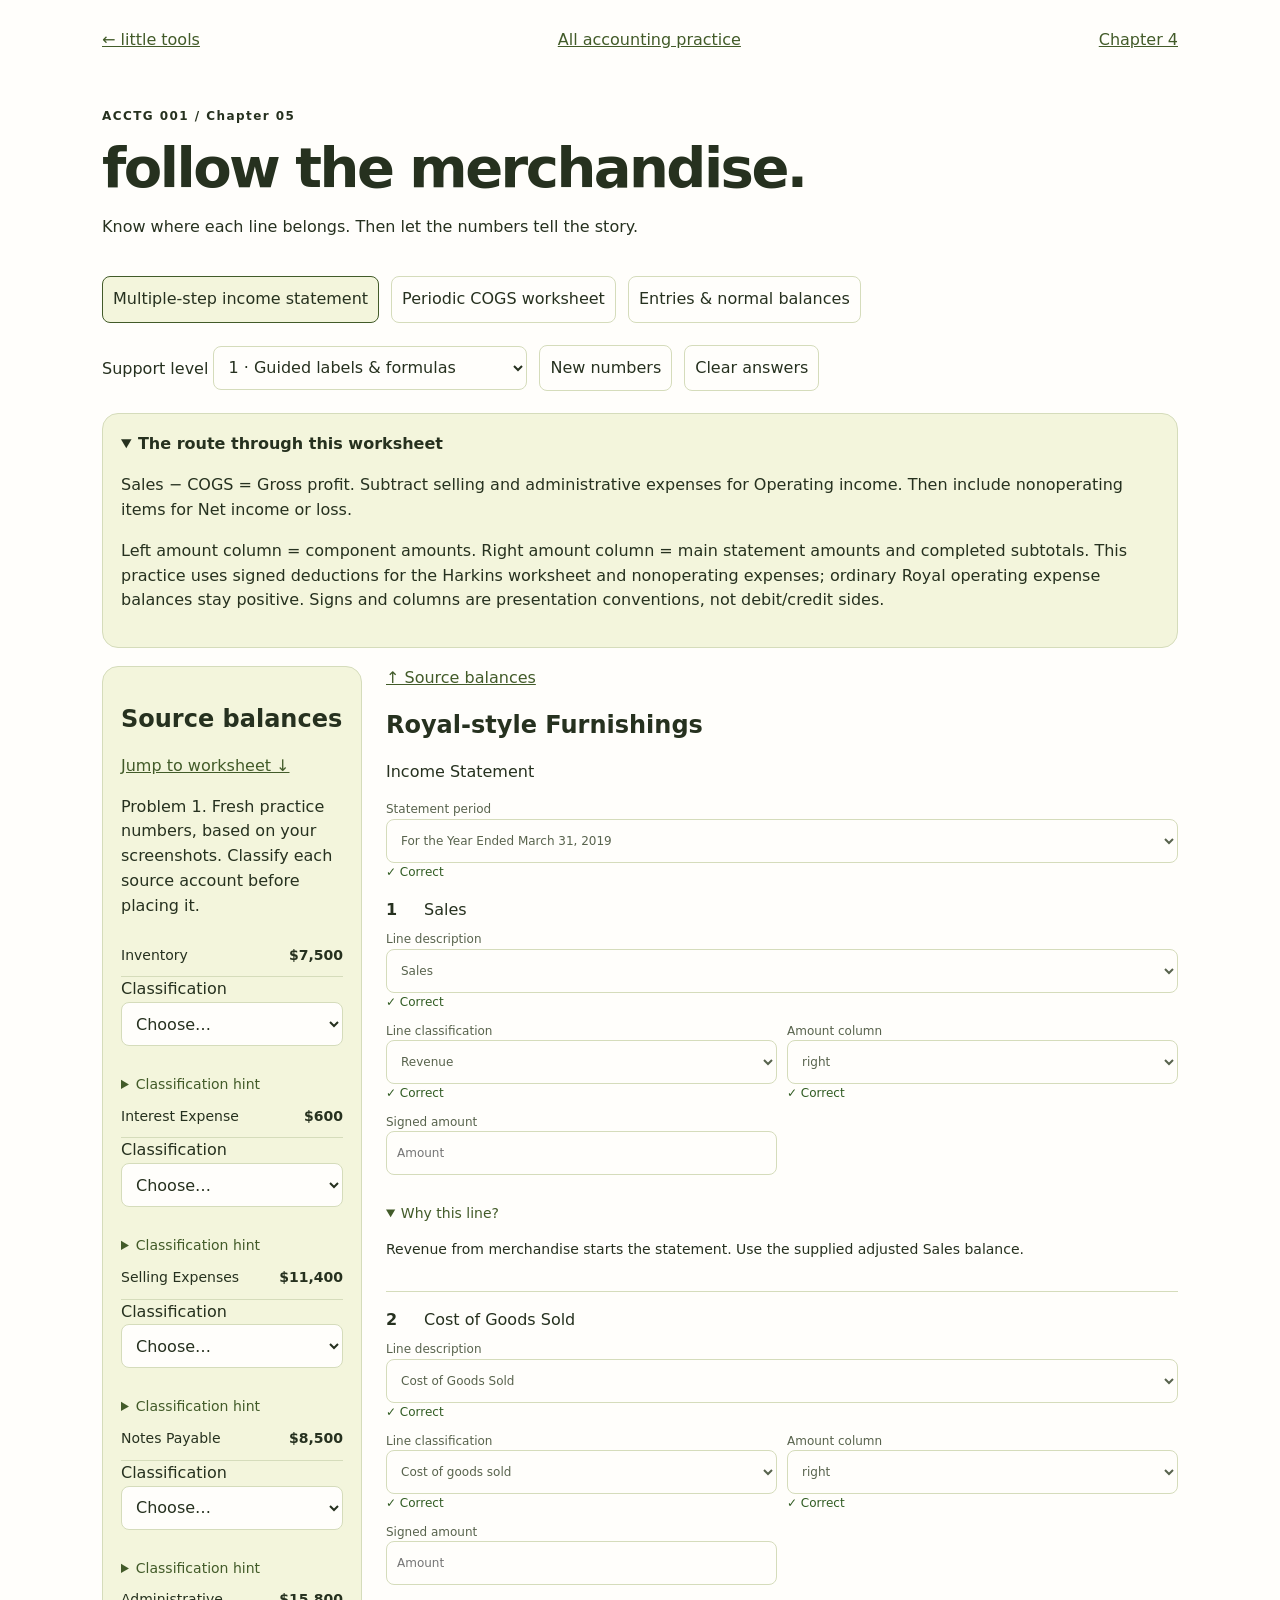
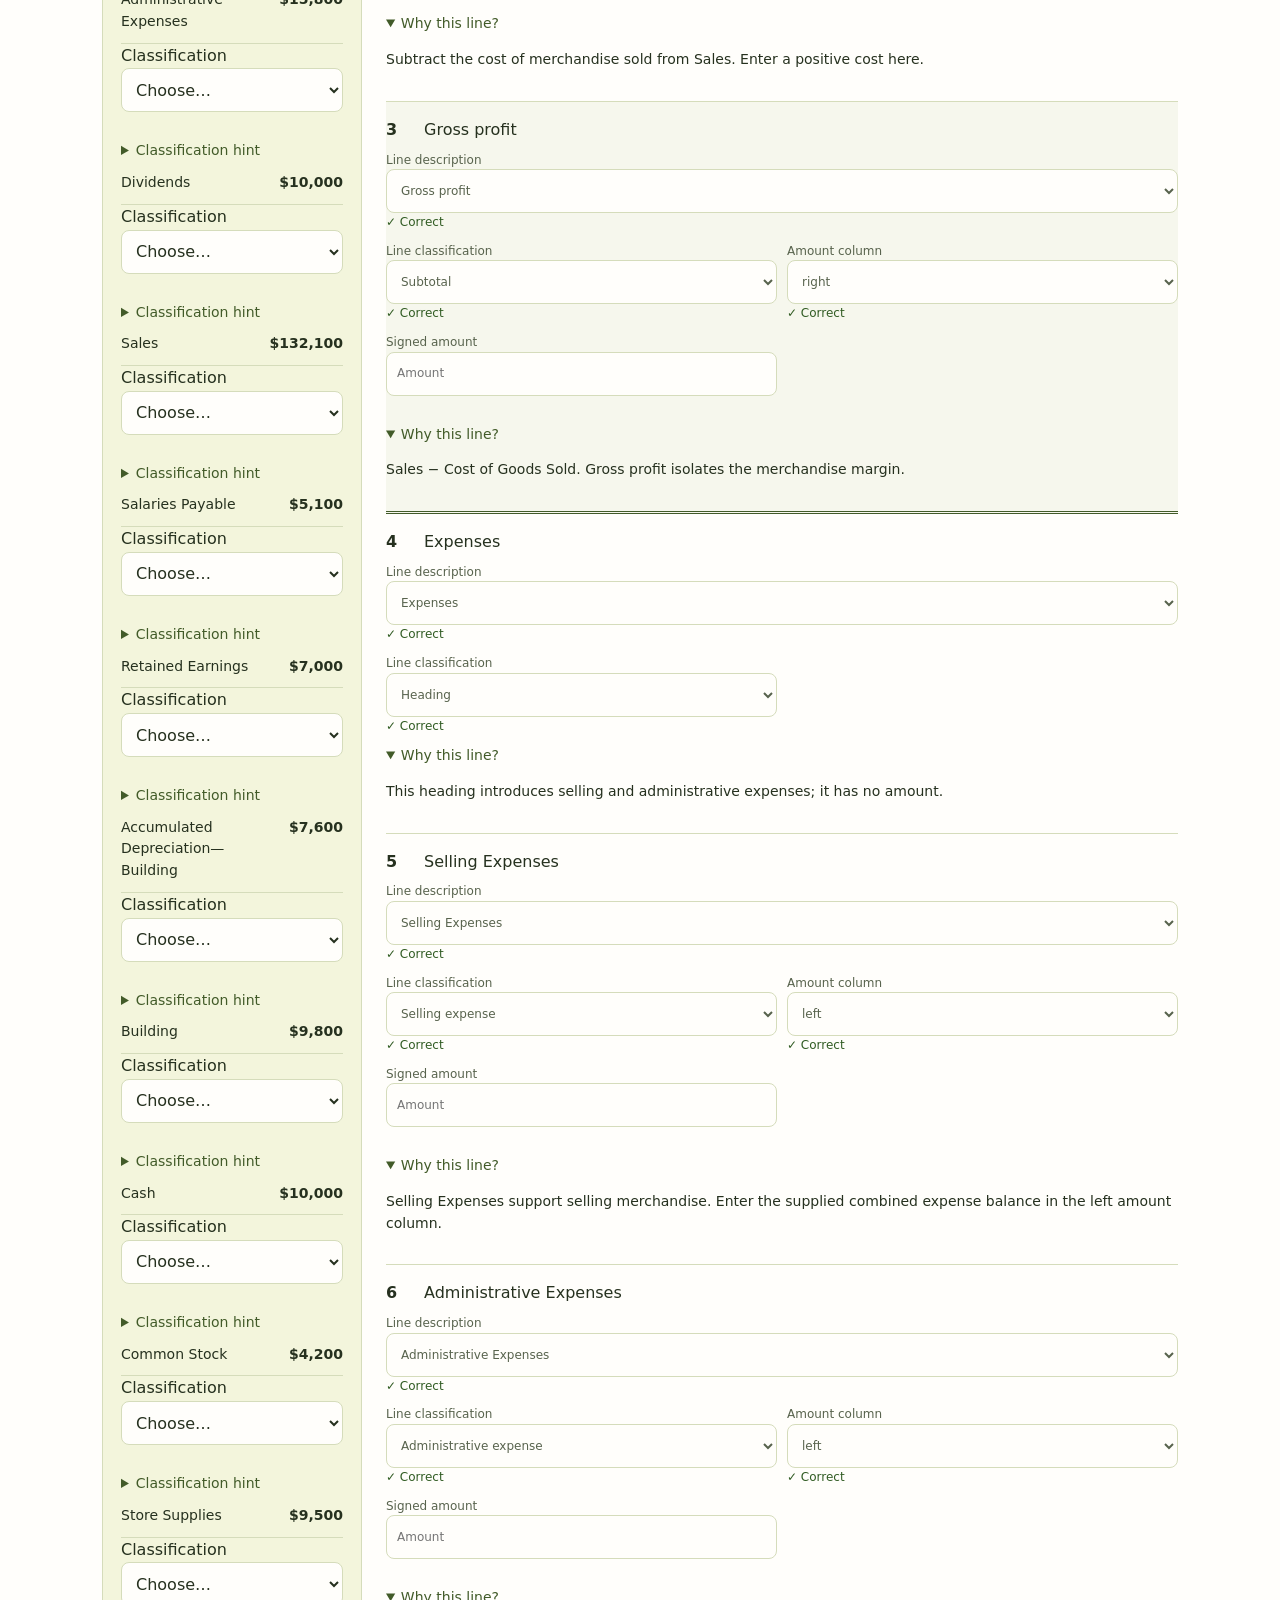
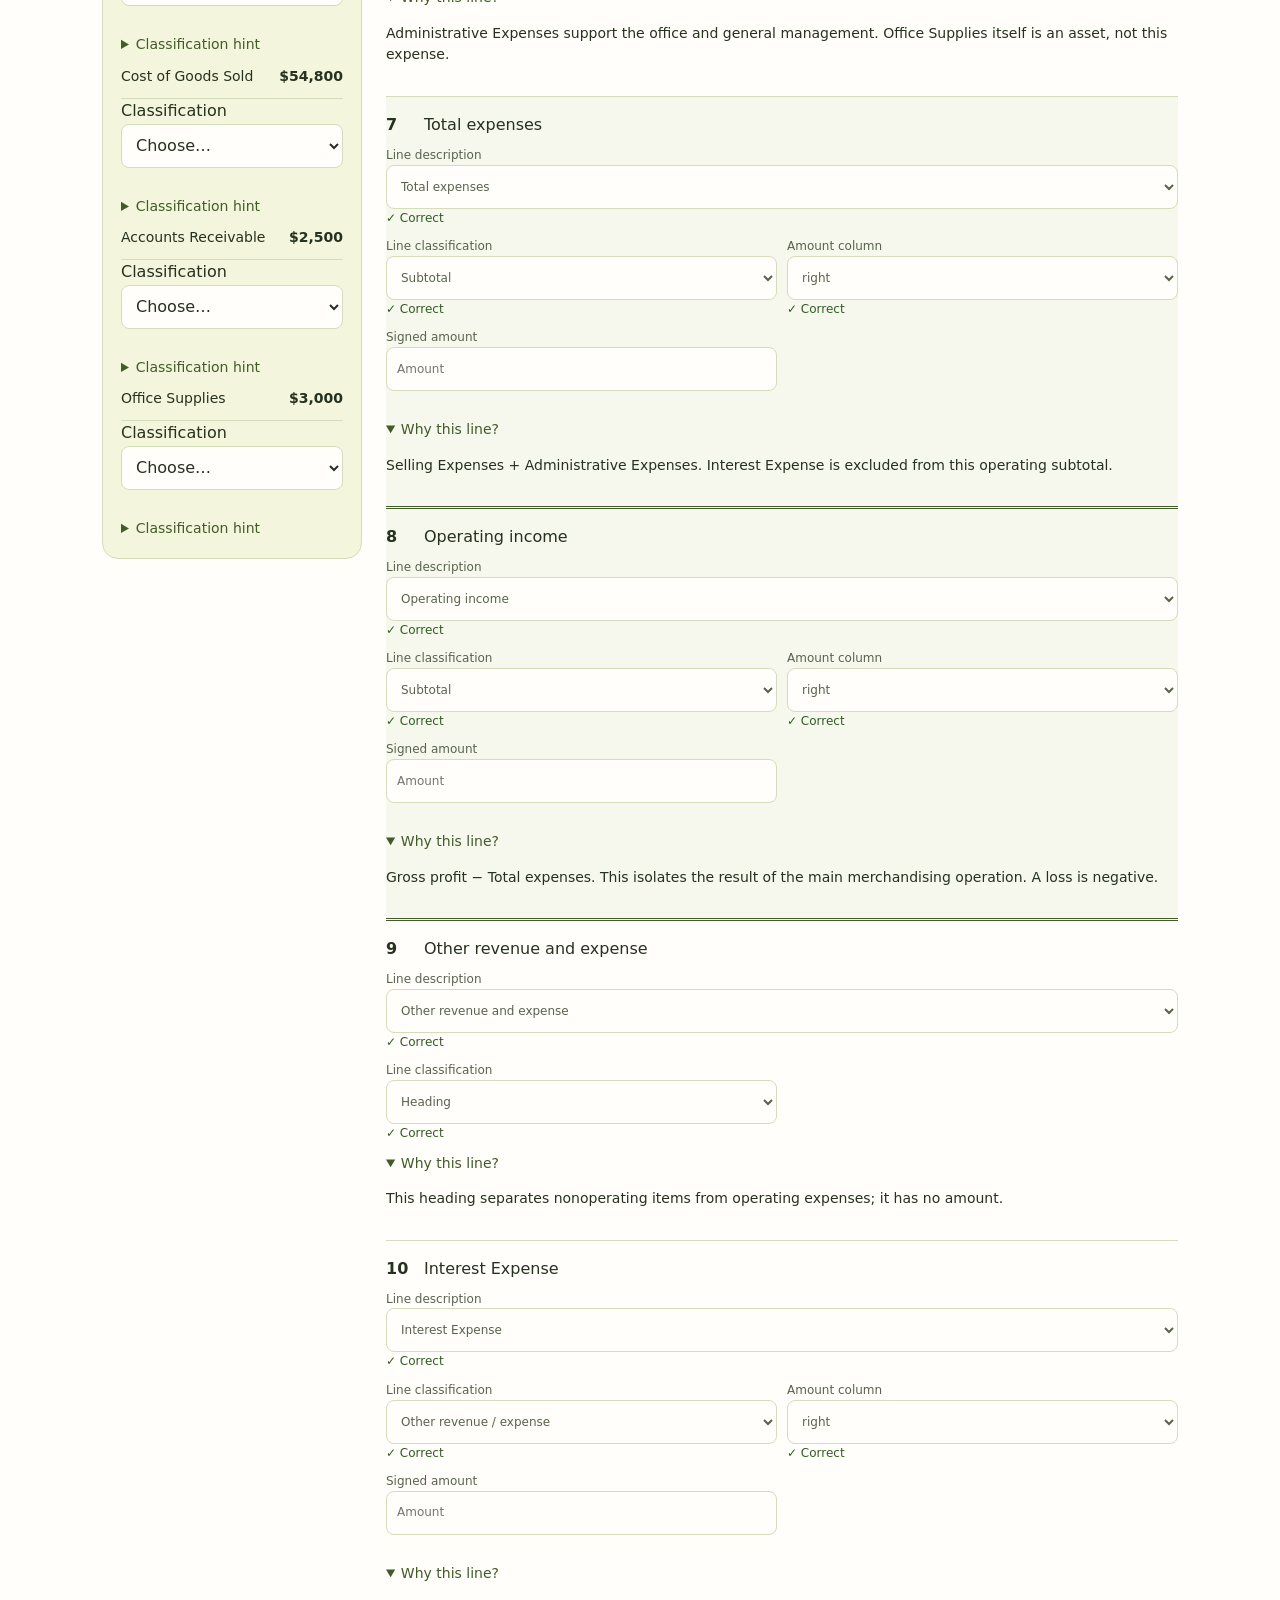
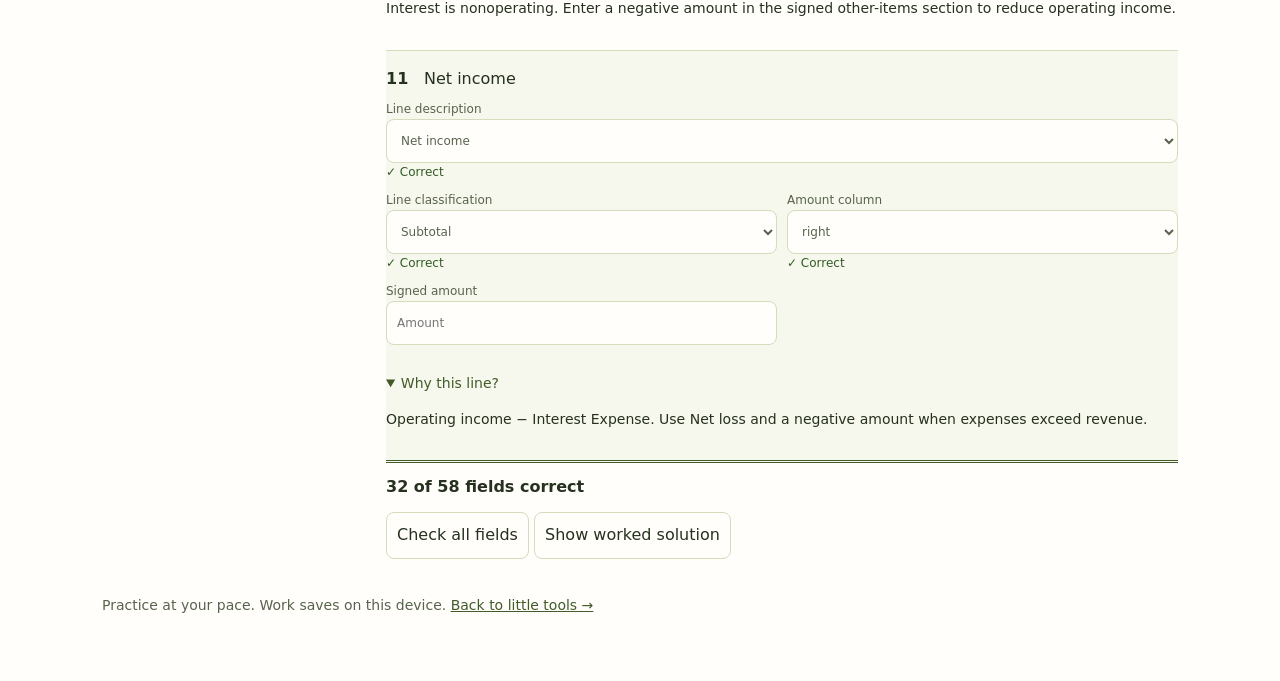
<file: public/accounting-practice/chapter-5/index.html>
<!doctype html>
<html lang="en"><head><meta charset="utf-8"><meta name="viewport" content="width=device-width,initial-scale=1"><meta name="description" content="Build Chapter 5 merchandising statements with guided worksheets, fresh numbers and immediate feedback."><title>chapter 5 · follow the merchandise · little tools</title><link rel="stylesheet" href="./style.css"></head>
<body><a class="skip" href="#workspace">Skip to practice</a><div class="shell"><header><a href="/">← little tools</a><a href="../">All accounting practice</a><a href="../chapter-4/">Chapter 4</a></header><section class="hero"><p class="eyebrow">ACCTG 001 / Chapter 05</p><h1>follow the merchandise.</h1><p>Know where each line belongs. Then let the numbers tell the story.</p></section><nav aria-label="Practice type"><button data-mode="income">Multiple-step income statement</button><button data-mode="periodic">Periodic COGS worksheet</button><button data-mode="concepts">Entries & normal balances</button></nav><div class="controls"><label>Support level <select id="level"><option value="1">1 · Guided labels & formulas</option><option value="2">2 · Choose labels & classifications</option><option value="3">3 · Independent worksheet</option></select></label><button id="new">New numbers</button><button id="reset">Clear answers</button></div><p id="notice" role="status"></p><main id="workspace"></main><footer>Practice at your pace. Work saves on this device. <a href="/">Back to little tools →</a></footer></div><script type="module" src="./app.mjs"></script><noscript>Enable JavaScript to practice.</noscript></body></html>
</file>
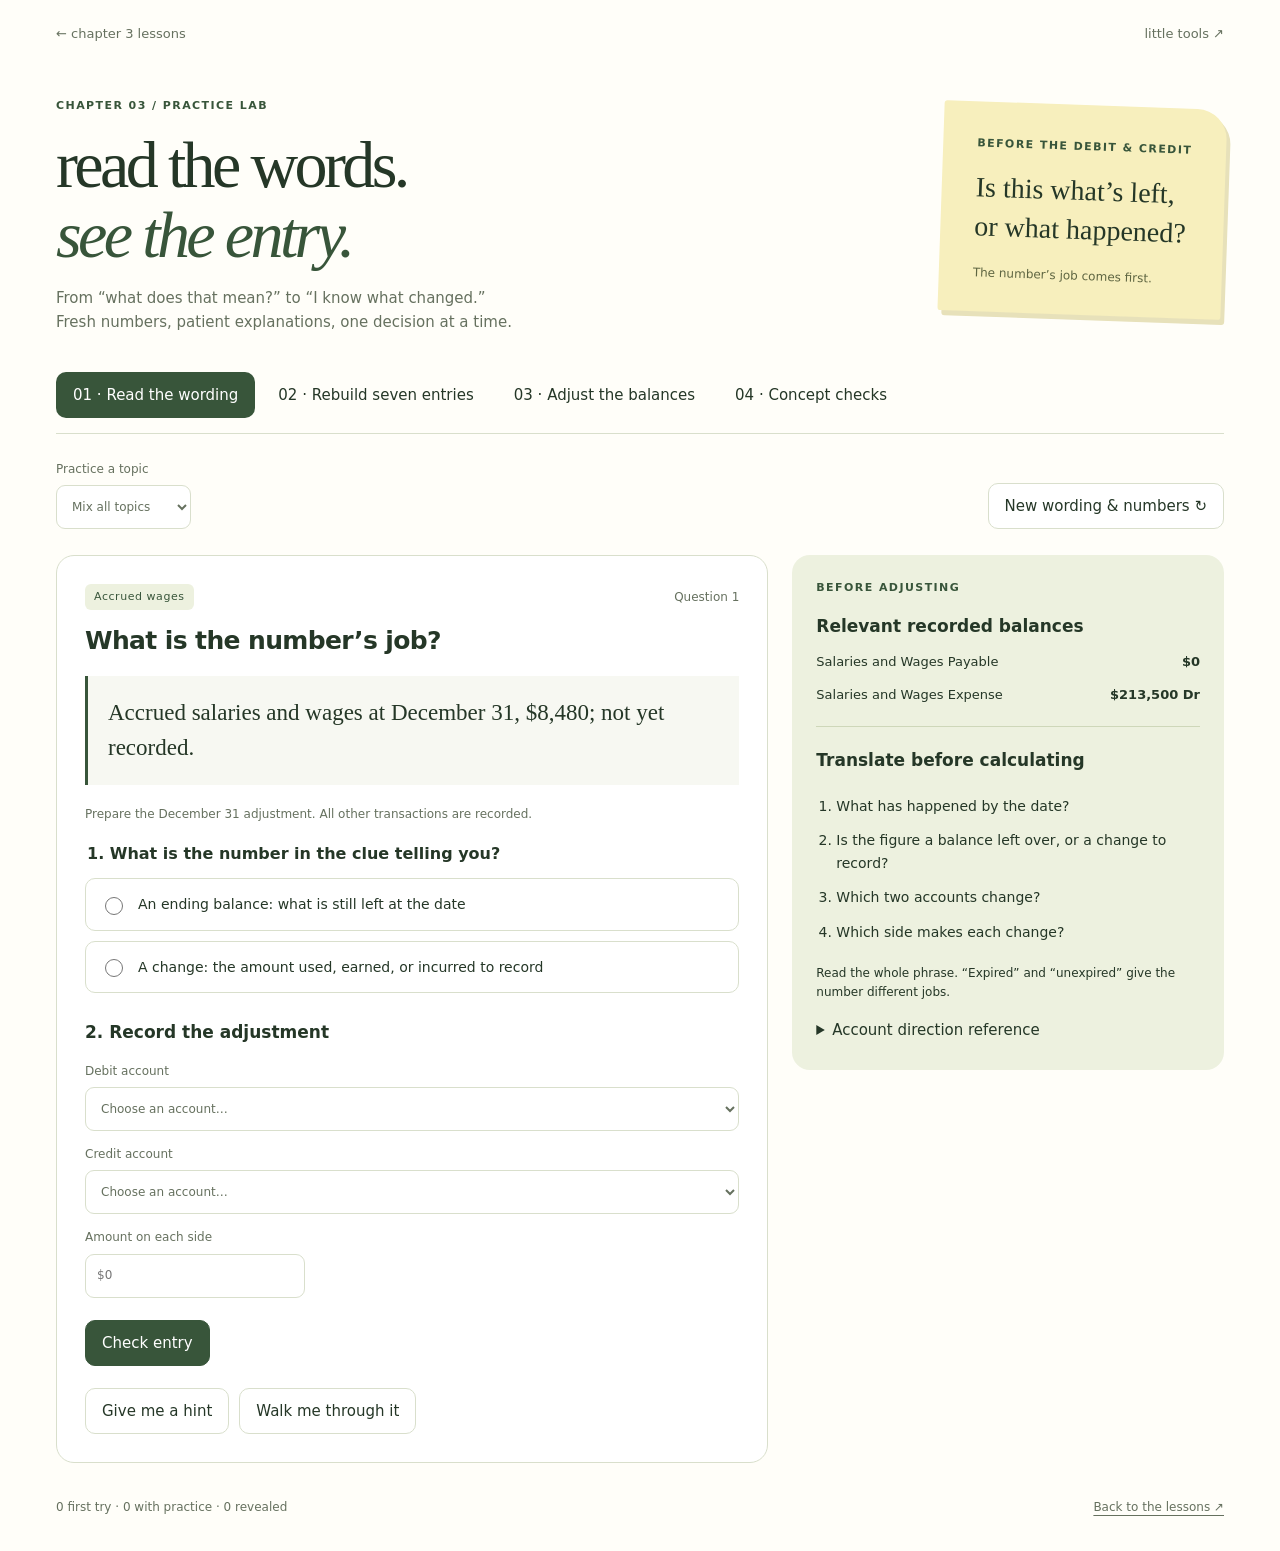
<file: public/accounting-practice/chapter-3/lab/index.html>
<!doctype html>
<html lang="en">
  <head>
    <meta charset="utf-8" />
    <meta name="viewport" content="width=device-width, initial-scale=1" />
    <meta
      name="description"
      content="Randomized Chapter 3 practice: decode adjustment wording, reconstruct seven entries, prepare adjusted trial balances, and check accounting concepts with explanations."
    />
    <title>practice lab · chapter 3 · little tools</title>
    <link rel="stylesheet" href="../style.css" />
    <link rel="stylesheet" href="./lab.css" />
  </head>
  <body>
    <a class="skip" href="#workspace">Skip to exercise</a>
    <div class="shell">
      <header>
        <a href="../">← chapter 3 lessons</a><a href="/">little tools ↗</a>
      </header>
      <section class="hero">
        <div>
          <p class="eyebrow">Chapter 03 / Practice lab</p>
          <h1>read the words.<br /><em>see the entry.</em></h1>
          <p class="intro">
            From “what does that mean?” to “I know what changed.”<br />Fresh
            numbers, patient explanations, one decision at a time.
          </p>
        </div>
        <aside class="hero-note">
          <span class="note-label">Before the debit & credit</span>
          <p>Is this what’s left,<br />or what happened?</p>
          <span class="note-bottom">The number’s job comes first.</span>
        </aside>
      </section>
      <nav id="modes" aria-label="Practice mode"></nav>
      <div id="storage-notice" class="notice" role="status" hidden></div>
      <main id="workspace" tabindex="-1"></main>
      <footer>
        <span id="progress-summary"></span
        ><a href="../">Back to the lessons ↗</a>
      </footer>
    </div>
    <script type="module" src="./app.mjs"></script>
    <noscript
      >This practice lab needs JavaScript to generate questions and check your
      work.</noscript
    >
  </body>
</html>
</file>
<file: public/accounting-practice/style.css>
:root {
  --bg: #fffefb;
  --panel: #f3f5dc;
  --border: #dce3c3;
  --text: #26311f;
  --muted: #67725c;
  --accent: #526b30;
  --soft: #eef2d8;
  --bad: #a53d33;
  --reveal: #72519b;
}
* {
  box-sizing: border-box;
}
body {
  margin: 0;
  background: var(--bg);
  color: var(--text);
  font-family:
    Inter,
    ui-sans-serif,
    system-ui,
    -apple-system,
    BlinkMacSystemFont,
    "Segoe UI",
    sans-serif;
  font-size: 14px;
  line-height: 1.5;
}
.shell {
  max-width: 1460px;
  margin: auto;
  padding: 26px 34px 0;
}
header,
.hero,
.controls,
.actions,
.dialog-head,
.section-head {
  display: flex;
  align-items: center;
  justify-content: space-between;
  gap: 14px;
}
header {
  margin-bottom: 40px;
}
.back {
  color: var(--muted);
  text-decoration: none;
}
.hero {
  margin-bottom: 32px;
}
.eyebrow {
  text-transform: uppercase;
  font-size: 10px;
  font-weight: 750;
  letter-spacing: 0.17em;
  color: var(--accent);
  margin: 0 0 10px;
}
h1 {
  font-size: clamp(30px, 4vw, 48px);
  font-weight: 450;
  letter-spacing: -0.045em;
  line-height: 1.1;
  margin: 0;
}
h1 span {
  color: #9cae62;
}
.sub {
  color: var(--muted);
  margin: 12px 0 0;
}
.hero-mark {
  background: var(--panel);
  border: 1px solid var(--border);
  padding: 20px 26px;
  border-radius: 24px;
  font-family: Georgia, serif;
  font-size: 28px;
}
.hero-mark span {
  font-family: system-ui;
  color: #96a66a;
  margin: 0 12px;
}
button,
input,
select {
  font: inherit;
  color: inherit;
}
button,
select {
  background: #fffefb;
  border: 1px solid var(--border);
  border-radius: 10px;
  padding: 10px 14px;
  cursor: pointer;
}
button:hover {
  background: var(--soft);
  border-color: #a9b884;
}
button.primary {
  background: var(--accent);
  border-color: var(--accent);
  color: white;
}
button.primary:hover {
  background: #405624;
}
button:disabled {
  opacity: 0.5;
  cursor: default;
}
button.quiet {
  background: transparent;
}
input {
  min-width: 0;
  max-width: 100%;
  padding: 9px 10px;
  border: 1px solid var(--border);
  border-radius: 7px;
  background: white;
}
input:focus,
button:focus-visible,
select:focus-visible,
summary:focus-visible {
  outline: 2px solid var(--accent);
  outline-offset: 2px;
}
label {
  font-size: 12px;
  color: var(--muted);
}
.controls {
  padding: 16px 18px;
  background: var(--panel);
  border: 1px solid var(--border);
  border-radius: 17px;
  justify-content: flex-start;
  flex-wrap: wrap;
}
.controls > label {
  display: flex;
  align-items: center;
  gap: 10px;
}
.seed-control {
  margin-left: auto;
}
.seed-control > div {
  display: flex;
  gap: 6px;
}
.seed-control > label {
  display: block;
  margin-bottom: 3px;
}
.seed-control input {
  width: 225px;
  font-family: ui-monospace, monospace;
  font-size: 12px;
}
.controls #reset {
  align-self: flex-end;
}
fieldset {
  border: 1px solid var(--border);
  border-radius: 14px;
  margin: 14px 0;
  padding: 15px;
}
#concepts {
  display: flex;
  flex-wrap: wrap;
  gap: 12px 20px;
}
#concepts label {
  display: flex;
  gap: 6px;
  align-items: center;
}
#steps {
  display: grid;
  grid-template-columns: repeat(5, 1fr);
  gap: 6px;
  margin: 24px 0;
}
#steps button {
  background: transparent;
  border-color: transparent;
  text-align: left;
  display: flex;
  gap: 10px;
  align-items: center;
  color: var(--muted);
  padding: 12px;
}
#steps button[aria-current="step"] {
  background: var(--soft);
  border-color: var(--border);
  color: var(--text);
}
.step-number {
  border: 1px solid var(--border);
  width: 27px;
  height: 27px;
  display: grid;
  place-items: center;
  border-radius: 50%;
  font-size: 12px;
  flex-shrink: 0;
}
#steps .done .step-number {
  background: var(--accent);
  color: white;
}
.layout {
  display: grid;
  grid-template-columns: 290px minmax(0, 1fr);
  gap: 26px;
  align-items: start;
}
aside {
  min-width: 0;
}
aside .card {
  padding: 21px;
  margin-bottom: 14px;
  border: 1px solid var(--border);
  border-radius: 18px;
  background: var(--panel);
}
h2 {
  font-size: 23px;
  letter-spacing: -0.025em;
  font-weight: 550;
  line-height: 1.2;
  margin: 0 0 10px;
}
h3 {
  font-size: 15px;
  margin: 0 0 8px;
}
p {
  margin: 8px 0 14px;
}
.muted,
small {
  color: var(--muted);
}
small {
  font-size: 11px;
}
.badge {
  font-size: 10px;
  letter-spacing: 0.04em;
  background: white;
  border: 1px solid var(--border);
  border-radius: 20px;
  padding: 4px 9px;
  display: inline-block;
  margin-top: 4px;
}
.account-list {
  padding: 0;
  list-style: none;
  margin: 12px 0;
}
.account-list li {
  display: flex;
  gap: 12px;
  padding: 5px 0;
  font-size: 12px;
}
.account-list code {
  color: var(--muted);
  min-width: 28px;
}
summary {
  cursor: pointer;
  font-weight: 650;
}
details > summary {
  padding: 3px 0;
}
#workspace {
  min-width: 0;
  outline: none;
}
.section-head {
  margin: 3px 0 18px;
  align-items: flex-start;
}
.section-head p {
  margin: 0;
  color: var(--muted);
  max-width: 650px;
}
.paper {
  border: 1px solid var(--border);
  border-radius: 15px;
  overflow: hidden;
  background: white;
  margin-bottom: 16px;
}
.transaction {
  padding: 17px 19px;
  background: #f8f9ef;
  border-bottom: 1px solid var(--border);
}
.transaction .kicker {
  color: var(--accent);
  font-size: 10px;
  letter-spacing: 0.08em;
  font-weight: 750;
  text-transform: uppercase;
  margin-bottom: 6px;
}
.transaction p {
  margin: 0;
  font-size: 14px;
}
.table-wrap {
  overflow: auto;
  max-width: 100%;
}
table {
  border-collapse: collapse;
  width: 100%;
  font-size: 12px;
}
th {
  text-align: left;
  background: #fcfdf7;
  font-size: 10px;
  text-transform: uppercase;
  letter-spacing: 0.07em;
  color: var(--muted);
  font-weight: 650;
  padding: 11px 9px;
  border-bottom: 1px solid var(--border);
  white-space: nowrap;
}
td {
  padding: 7px;
  border-bottom: 1px solid #edf0e0;
  vertical-align: top;
}
tr:last-child td {
  border-bottom: 0;
}
td input {
  width: 100%;
  font-size: 12px;
  padding: 8px;
  min-height: 35px;
}
td.money {
  min-width: 105px;
  width: 110px;
}
td.money input {
  text-align: right;
  font-variant-numeric: tabular-nums;
}
td.account {
  min-width: 220px;
}
td.date {
  min-width: 130px;
  width: 137px;
}
td.ref {
  min-width: 65px;
  width: 70px;
}
td.remove {
  width: 35px;
}
td.remove button {
  padding: 7px 9px;
  border: 0;
  background: transparent;
}
td.credit-title {
  padding-left: 28px;
}
td.credit-title input {
  background: #fcfdf7;
}
.journal-table {
  min-width: 650px;
}
.ledger-table {
  min-width: 850px;
}
.ledger-table td {
  min-width: 90px;
}
.ledger-table td.date {
  min-width: 130px;
}
.balance-cell {
  font-variant-numeric: tabular-nums;
  text-align: right;
  padding-top: 16px;
  white-space: nowrap;
}
.opening-row td {
  color: var(--muted);
  background: #f9faef;
  padding: 12px 9px;
}
.row-footer {
  padding: 9px 14px;
  display: flex;
  justify-content: space-between;
  gap: 10px;
  align-items: center;
}
.row-footer button {
  padding: 5px 10px;
  font-size: 12px;
}
.error-label {
  display: block;
  color: var(--bad);
  font-size: 10px;
  margin-top: 3px;
}
.field-error {
  border-color: #cc8982;
  background: #fff7f5;
}
.field-ok {
  border-color: #8da966;
  background: #f6faef;
}
.field-revealed {
  border-color: #aa90c9;
  background: #f6f0fc;
}
.revealed-banner {
  color: var(--reveal);
  background: #f6f0fc;
  padding: 10px 14px;
  border-radius: 10px;
  margin-bottom: 15px;
}
.ledger-account > summary {
  padding: 15px 18px;
  background: #f8f9ef;
  display: flex;
  justify-content: space-between;
  gap: 12px;
}
.ledger-account > summary:before {
  content: "▸";
  color: var(--accent);
}
.ledger-account[open] > summary:before {
  content: "▾";
}
.ledger-account > summary span:last-child {
  margin-left: auto;
  color: var(--muted);
  font-size: 12px;
  font-weight: 400;
}
.trial-table td:first-child {
  padding: 14px;
  min-width: 200px;
}
.totals td {
  font-weight: 700;
  background: var(--soft);
  text-align: right;
  padding: 14px;
}
.totals td:first-child {
  text-align: left;
}
.result-grid {
  display: grid;
  grid-template-columns: 1fr 1fr;
  gap: 14px;
}
.result-card {
  border: 1px solid var(--border);
  border-radius: 14px;
  padding: 20px;
  background: white;
}
.result-card label {
  font-size: 14px;
  display: block;
  color: var(--text);
  margin-bottom: 9px;
}
.result-card input {
  width: 100%;
}
.result-card p {
  font-size: 12px;
  color: var(--muted);
  margin-bottom: 0;
}
.notice,
.help {
  background: #f4f6df;
  border: 1px solid var(--border);
  border-radius: 12px;
  padding: 14px 18px;
  margin: 14px 0;
}
.help p:last-child {
  margin-bottom: 0;
}
.help ul {
  padding-left: 20px;
}
.actionbar {
  position: sticky;
  bottom: 0;
  z-index: 5;
  display: flex;
  justify-content: space-between;
  align-items: center;
  gap: 16px;
  background: #fffefbf5;
  backdrop-filter: blur(12px);
  border: 1px solid var(--border);
  border-radius: 16px;
  padding: 14px 18px;
  margin-top: 25px;
  box-shadow: 0 -4px 24px #26311f06;
}
#feedback {
  font-size: 12px;
  max-width: 420px;
}
.actions {
  gap: 7px;
  flex-wrap: wrap;
}
.actions button {
  font-size: 12px;
  padding: 9px 12px;
}
.footnote {
  text-align: center;
  color: var(--muted);
  font-size: 11px;
  padding: 10px 0 15px;
}
.correction-questions {
  display: grid;
  gap: 18px;
  padding: 20px;
}
.correction-questions label {
  display: grid;
  gap: 7px;
  color: var(--text);
  font-size: 14px;
}
.correction-questions select {
  max-width: 100%;
  width: 100%;
}
dialog {
  border: 1px solid var(--border);
  border-radius: 22px;
  padding: 26px;
  max-width: 600px;
  width: calc(100% - 30px);
  color: var(--text);
  background: var(--bg);
}
dialog::backdrop {
  background: #26311f66;
  backdrop-filter: blur(3px);
}
dialog form {
  display: flex;
  gap: 10px;
  justify-content: flex-end;
  margin-top: 24px;
}
.stat-grid {
  display: grid;
  grid-template-columns: repeat(3, 1fr);
  gap: 10px;
  margin: 18px 0;
}
.stat-grid > div {
  background: var(--panel);
  padding: 17px 12px;
  border-radius: 12px;
}
.stat-grid strong {
  display: block;
  font-size: 27px;
  font-weight: 500;
}
.stats-table td {
  padding: 11px;
}
.transaction-list {
  padding-left: 18px;
  font-size: 12px;
}
.transaction-list li {
  margin-bottom: 12px;
}
.mini-table {
  margin-top: 14px;
}
.mini-table td {
  padding: 7px 2px;
  font-size: 11px;
}
.mini-table th {
  white-space: normal;
  padding: 6px 2px;
}
[hidden] {
  display: none !important;
}
@media (max-width: 1100px) {
  .layout {
    grid-template-columns: 240px minmax(0, 1fr);
    gap: 18px;
  }
  .shell {
    padding: 20px;
  }
  .actionbar {
    flex-wrap: wrap;
  }
  .seed-control {
    margin-left: 0;
  }
  .hero-mark {
    display: none;
  }
}
@media (max-width: 760px) {
  .shell {
    padding: 16px 12px 0;
  }
  header {
    margin-bottom: 28px;
  }
  .hero {
    margin-bottom: 24px;
  }
  .layout {
    grid-template-columns: minmax(0, 1fr);
  }
  aside {
    align-items: start;
    display: grid;
    grid-template-columns: 1fr 1fr;
    gap: 10px;
  }
  aside .card {
    padding: 15px;
    margin: 0;
  }
  aside .company-card {
    grid-column: 1/-1;
  }
  .company-card p {
    margin-bottom: 6px;
  }
  #steps {
    gap: 2px;
  }
  #steps button {
    padding: 8px 2px;
    flex-direction: column;
    gap: 5px;
    text-align: center;
    font-size: 10px;
  }
  .seed-control {
    width: 100%;
  }
  .seed-control input {
    flex: 1;
    width: 100px;
  }
  .controls #reset {
    margin-left: auto;
  }
  .result-grid {
    grid-template-columns: 1fr;
  }
  .actionbar {
    position: static;
    padding: 13px;
  }
  .actions {
    width: 100%;
  }
  .actions .primary {
    flex: 1;
  }
  .controls {
    padding: 12px;
    gap: 10px;
  }
  .controls > label {
    flex: 1;
  }
  .controls select {
    max-width: 150px;
  }
  .correction-questions select {
    font-size: 12px;
  }
  .stat-grid {
    gap: 5px;
  }
  .stat-grid > div {
    padding: 12px 7px;
  }
  .stat-grid strong {
    font-size: 24px;
  }
}

.chapter-link { display:flex; align-items:center; justify-content:space-between; gap:18px; padding:18px 22px; margin:0 0 24px; background:var(--panel); border:1px solid var(--border); border-radius:16px; color:var(--text); text-decoration:none; }
.chapter-link strong { font-weight:600; }
.chapter-link:hover { background:var(--soft); }
.chapter-link:focus-visible { outline:3px solid var(--accent); outline-offset:4px; }
@media(max-width:560px) { .chapter-link { padding:16px; flex-wrap:wrap; } }
</file>
<file: public/perfect-pitch/style.css>
:root {
  color-scheme: light;
  --bg: #f6f5ed;
  --paper: #fffef9;
  --ink: #293326;
  --muted: #66705f;
  --line: #dedfd1;
  --green: #dbe7b5;
  --deep: #364c30;
  --purple: #e8e1f4;
  --bad: #a44738;
  --good: #35633e;
  font-family:
    Inter,
    ui-sans-serif,
    system-ui,
    -apple-system,
    BlinkMacSystemFont,
    "Segoe UI",
    sans-serif;
  color: var(--ink);
  background: var(--bg);
  font-synthesis: none;
}
* {
  box-sizing: border-box;
}
body {
  margin: 0;
}
button,
input,
select {
  font: inherit;
}
button,
a,
input,
select {
  -webkit-tap-highlight-color: transparent;
}
button {
  cursor: pointer;
  touch-action: manipulation;
}
button,
input,
select {
  font-size: 16px;
}
button {
  color: inherit;
}
button:disabled {
  cursor: default;
}
a {
  color: inherit;
}
button:focus-visible,
a:focus-visible,
input:focus-visible,
select:focus-visible {
  outline: 3px solid #77649b;
  outline-offset: 4px;
}
[hidden] {
  display: none !important;
}
.shell {
  width: min(100% - 48px, 960px);
  margin: auto;
}
.topbar {
  display: flex;
  align-items: center;
  justify-content: space-between;
  padding: 26px 0;
  border-bottom: 1px solid var(--line);
  gap: 14px;
}
.hub-link {
  text-decoration: none;
  font-size: 14px;
  min-height: 44px;
  display: flex;
  align-items: center;
  gap: 8px;
}
.wordmark {
  text-decoration: none;
  display: flex;
  align-items: center;
  gap: 10px;
  font-weight: 700;
  letter-spacing: -0.04em;
  font-size: 20px;
}
.brand-icon {
  background: var(--green);
  width: 32px;
  height: 36px;
  display: grid;
  place-items: center;
  border-radius: 10px;
  font-size: 28px;
}
.tuning,
.eyebrow {
  font-size: 10px;
  font-weight: 700;
  letter-spacing: 0.16em;
}
.tuning {
  color: var(--muted);
}
.tabs {
  display: flex;
  width: max-content;
  margin: 24px auto 0;
  padding: 4px;
  border: 1px solid var(--line);
  border-radius: 100px;
  background: #eeeee3;
}
.tabs button {
  border: 0;
  background: transparent;
  color: var(--muted);
  padding: 10px 23px;
  min-height: 44px;
  border-radius: 100px;
  font-size: 14px;
}
.tabs button[aria-current] {
  background: var(--paper);
  color: var(--ink);
  box-shadow: 0 2px 5px #2933260d;
}
.tabs button:disabled {
  opacity: 0.45;
}
.hero {
  text-align: center;
  padding: 43px 0 28px;
}
.eyebrow {
  color: var(--muted);
}
h1,
h2,
p {
  margin: 0;
}
h1 {
  font-size: clamp(32px, 5.6vw, 54px);
  line-height: 1.1;
  font-weight: 500;
  letter-spacing: -0.055em;
}
h2 {
  font-weight: 600;
  letter-spacing: -0.025em;
}
p {
  line-height: 1.6;
}
.hero h1 {
  margin: 13px 0;
}
.hero p,
.page-heading p {
  color: var(--muted);
  font-size: 15px;
}
.sound-art {
  display: flex;
  align-items: center;
  justify-content: center;
  height: 70px;
  gap: 7px;
  margin-top: 23px;
}
.sound-art i {
  width: 8px;
  border-radius: 10px;
  background: #becf93;
  height: 14px;
}
.sound-art i:nth-child(2n) {
  height: 29px;
}
.sound-art i:nth-child(3n) {
  height: 46px;
}
.sound-art i:nth-child(4n) {
  background: #b4a2ce;
  height: 34px;
}
.sound-art i:nth-child(7) {
  height: 62px;
  background: var(--deep);
}
.section-heading {
  display: flex;
  align-items: center;
  justify-content: space-between;
  gap: 12px;
  margin-bottom: 13px;
}
.section-heading h2 {
  font-size: 14px;
}
.section-heading span {
  color: var(--muted);
  font-size: 12px;
}
.mode-grid {
  display: grid;
  grid-template-columns: repeat(3, minmax(0, 1fr));
  gap: 10px;
}
.mode-card {
  text-align: left;
  border: 1px solid var(--line);
  border-radius: 16px;
  padding: 17px;
  background: var(--paper);
  min-height: 122px;
  position: relative;
  transition:
    background 0.16s,
    transform 0.16s;
}
.mode-card:hover {
  transform: translateY(-2px);
  border-color: #9cac7c;
}
.mode-card[aria-pressed="true"] {
  background: var(--green);
  border-color: #8a9f60;
  box-shadow: inset 0 0 0 1px #8a9f60;
}
.mode-card .mode-number {
  font-size: 12px;
  color: var(--muted);
  display: block;
  margin-bottom: 12px;
}
.mode-card strong {
  display: block;
  font-size: 17px;
  letter-spacing: -0.035em;
}
.mode-card small {
  display: block;
  color: var(--muted);
  font-size: 12px;
  line-height: 1.5;
  margin-top: 6px;
}
.mode-card:first-child {
  grid-column: 1 / -1;
  min-height: 110px;
}
.mode-card:first-child .mode-number {
  float: right;
}
.mode-card:nth-last-child(2) {
  background: #eee8f7;
}
.mode-card:nth-last-child(2)[aria-pressed="true"] {
  background: var(--green);
}
.launch-panel {
  display: flex;
  justify-content: space-between;
  align-items: center;
  gap: 24px;
  padding: 22px 0 0;
}
.launch-controls {
  flex: 1;
  max-width: 450px;
  min-width: 0;
}
.launch-controls > label {
  display: block;
  font-size: 12px;
  font-weight: 600;
  margin-bottom: 6px;
}
select {
  width: 100%;
  border: 1px solid var(--line);
  border-radius: 10px;
  padding: 12px 30px 12px 12px;
  background: var(--paper);
  color: var(--ink);
  min-height: 48px;
}
.launch-controls p {
  margin-top: 7px;
}
.primary,
.secondary,
.quiet,
.danger {
  min-height: 46px;
  padding: 12px 20px;
  border-radius: 12px;
  font-weight: 600;
  border: 1px solid transparent;
}
.primary {
  background: var(--deep);
  color: #fffef9;
}
.primary:hover {
  background: #49613d;
}
.secondary {
  background: var(--paper);
  border-color: var(--line);
}
.secondary:hover {
  background: #eeeede;
}
.quiet {
  background: transparent;
  border-color: var(--line);
  font-size: 13px;
}
.danger {
  background: #fbede8;
  color: #873e30;
  border-color: #dfbeb3;
}
.start-button {
  min-width: 200px;
  display: flex;
  justify-content: space-between;
  gap: 30px;
  min-height: 58px;
}
.small {
  font-size: 12px;
  color: var(--muted);
  line-height: 1.6;
}
.lobby-foot {
  margin: 28px 0 0;
  text-align: center;
  color: var(--muted);
  font-size: 12px;
}
.footer {
  display: flex;
  justify-content: space-between;
  color: var(--muted);
  font-size: 11px;
  border-top: 1px solid var(--line);
  padding: 22px 0;
  margin-top: 48px;
}
.footer span:first-child {
  font-weight: 700;
}
.page-heading {
  padding: 42px 0 30px;
}
.page-heading h1 {
  font-size: clamp(30px, 5vw, 44px);
  margin: 12px 0;
}
.settings-panel {
  display: grid;
  grid-template-columns: 1fr 1fr;
  gap: 22px;
}
.settings-panel fieldset {
  min-width: 0;
  margin: 0;
  border: 1px solid var(--line);
  background: var(--paper);
  border-radius: 18px;
  padding: 22px;
}
.settings-panel fieldset:last-child {
  grid-column: 1/-1;
}
.settings-panel legend {
  font-size: 14px;
  font-weight: 600;
  padding: 0 8px;
}
.field {
  display: block;
  font-size: 13px;
  font-weight: 600;
  margin-bottom: 18px;
}
.field select {
  margin-top: 8px;
}
.field input[type="range"] {
  display: block;
  width: 100%;
  accent-color: var(--deep);
  min-height: 44px;
}
.field output {
  float: right;
  color: var(--muted);
}
.toggle {
  display: flex;
  gap: 18px;
  align-items: center;
  justify-content: space-between;
  min-height: 60px;
  margin: 8px 0 20px;
  font-size: 14px;
}
.toggle small {
  display: block;
  color: var(--muted);
  font-size: 12px;
  line-height: 1.5;
  margin-top: 5px;
}
.toggle input {
  appearance: none;
  flex-shrink: 0;
  width: 48px;
  height: 28px;
  border: 1px solid #a7ae99;
  border-radius: 30px;
  background: #e5e7dc;
  position: relative;
  cursor: pointer;
}
.toggle input::after {
  content: "";
  position: absolute;
  height: 20px;
  width: 20px;
  top: 3px;
  left: 3px;
  border-radius: 50%;
  background: white;
  box-shadow: 0 1px 3px #0002;
}
.toggle input:checked {
  background: var(--deep);
}
.toggle input:checked::after {
  left: 23px;
}
.range-pair {
  display: grid;
  grid-template-columns: 1fr 1fr;
  gap: 12px;
}
.settings-panel fieldset > p {
  margin-bottom: 20px;
}
.settings-foot {
  margin-top: 22px;
}
.notice,
.error {
  padding: 15px 18px;
  border-radius: 12px;
  font-size: 14px;
  line-height: 1.5;
  margin-top: 18px;
}
.notice {
  background: #eeead1;
}
.error {
  background: #f8e7e0;
  color: #873e30;
}
.game-heading {
  display: flex;
  justify-content: space-between;
  align-items: center;
  margin: 32px 0 22px;
  gap: 10px;
}
.game-heading h1 {
  font-size: 32px;
  margin-top: 7px;
}
.metrics {
  display: grid;
  grid-template-columns: repeat(4, minmax(0, 1fr));
  background: var(--paper);
  border: 1px solid var(--line);
  border-radius: 16px;
  overflow: hidden;
}
.metrics > div {
  padding: 17px;
  text-align: center;
  min-width: 0;
}
.metrics > div + div {
  border-left: 1px solid var(--line);
}
.metrics span {
  display: block;
  color: var(--muted);
  font-size: 11px;
  margin-bottom: 7px;
}
.metrics strong {
  font-size: clamp(21px, 3.5vw, 30px);
  font-weight: 550;
  letter-spacing: -0.045em;
  font-variant-numeric: tabular-nums;
}
.metrics:has(#time-metric[hidden]) {
  grid-template-columns: repeat(3, minmax(0, 1fr));
}
.arena {
  margin-top: 16px;
  border: 1px solid var(--line);
  border-radius: 24px;
  background: var(--paper);
  padding: 20px 24px 22px;
  text-align: center;
  transition:
    background 0.12s,
    border-color 0.12s;
}
.arena-top {
  display: flex;
  align-items: center;
  justify-content: space-between;
  gap: 10px;
}
.pill {
  font-size: 10px;
  letter-spacing: 0.1em;
  padding: 7px 10px;
  border-radius: 100px;
  background: #eeeede;
}
.listening-mark {
  display: flex;
  justify-content: center;
  align-items: center;
  gap: 6px;
  height: 60px;
  margin: 9px auto;
}
.listening-mark span {
  width: 7px;
  height: 18px;
  background: #9eb178;
  border-radius: 6px;
}
.listening-mark span:nth-child(2n) {
  height: 35px;
  background: #b5a1cc;
}
.listening-mark span:nth-child(3) {
  height: 48px;
}
.arena.sounding .listening-mark span {
  animation: listen 0.6s ease-in-out infinite alternate;
}
.arena.sounding .listening-mark span:nth-child(2n) {
  animation-delay: -0.3s;
}
.prompt-wrap {
  min-height: 80px;
}
.prompt-wrap h2 {
  font-size: 26px;
  font-weight: 500;
}
.prompt-wrap p {
  font-size: 13px;
  color: var(--muted);
  margin-top: 8px;
}
.transport {
  display: flex;
  justify-content: center;
  gap: 10px;
  margin-top: 7px;
}
.arena.correct {
  background: #edf4df;
  border-color: #8fa56c;
}
.arena.wrong {
  background: #fbede7;
  border-color: #cb9c8c;
  animation: shake 0.22s ease-in-out;
}
.arena.correct .prompt-wrap h2 {
  color: var(--good);
}
.arena.wrong .prompt-wrap h2 {
  color: var(--bad);
}
.answer-section {
  margin-top: 22px;
}
.pitch-grid {
  display: grid;
  grid-template-columns: repeat(6, minmax(0, 1fr));
  gap: 9px;
}
.answer {
  border: 1px solid var(--line);
  border-radius: 13px;
  background: var(--paper);
  min-height: 76px;
  padding: 10px 5px;
  font-size: 21px;
  font-weight: 550;
  position: relative;
  transition:
    transform 0.1s,
    background 0.1s;
}
.answer.accidental {
  background: #e8e5ed;
  border-color: #d7d0df;
}
.answer:hover:not(:disabled) {
  transform: translateY(-2px);
  border-color: #8a9f60;
}
.answer small {
  display: block;
  font-size: 10px;
  color: var(--muted);
  font-weight: 400;
  margin-top: 7px;
}
.answer:disabled {
  opacity: 0.65;
}
.answer[aria-pressed="true"] {
  background: var(--green);
  border-color: #65794b;
  box-shadow: inset 0 0 0 1px #65794b;
  opacity: 1;
}
.answer.right {
  background: #dbeabd;
  border-color: #718b4c;
  opacity: 1;
  animation: pop 0.22s ease-out;
}
.answer.miss {
  background: #f3d8cf;
  border-color: #b46d59;
  opacity: 1;
}
.answer.right::after {
  content: "✓";
  position: absolute;
  right: 5px;
  top: 3px;
  font-size: 12px;
}
.answer.miss::after {
  content: "×";
  position: absolute;
  right: 5px;
  top: 3px;
  font-size: 12px;
}
.pitch-grid .answer.both {
  font-size: 18px;
}
.choice-grid {
  display: grid;
  grid-template-columns: repeat(3, minmax(0, 1fr));
  gap: 9px;
}
.choice-grid .answer {
  font-size: 16px;
  min-height: 59px;
  padding: 10px;
}
.octaves {
  display: flex;
  flex-wrap: wrap;
  gap: 8px;
}
.octaves .answer {
  flex: 1;
  min-width: 44px;
  min-height: 46px;
  font-size: 16px;
}
.keyboard-help {
  text-align: center;
  color: var(--muted);
  font-size: 11px;
  margin-top: 20px;
}
.timer-track {
  height: 4px;
  background: #e3e2d6;
  border-radius: 10px;
  margin: 13px 0 -4px;
  overflow: hidden;
}
.timer-track > div {
  height: 100%;
  width: 100%;
  transform-origin: left;
  background: #9e87bb;
  transition: transform 0.1s linear;
}
.summary {
  text-align: center;
  padding: 42px 0 15px;
}
.summary-art {
  font-size: 64px;
  color: #8c77a8;
  margin: 20px 0;
}
.summary h1 {
  margin-bottom: 15px;
}
.summary > p {
  color: var(--muted);
  max-width: 560px;
  margin: auto;
}
.summary .metrics {
  margin: 30px 0 18px;
}
.summary-actions {
  display: flex;
  justify-content: center;
  gap: 12px;
  margin-top: 24px;
}
.record {
  color: var(--good) !important;
  font-weight: 600;
}
.stats-overview {
  display: grid;
  grid-template-columns: repeat(4, minmax(0, 1fr));
  gap: 10px;
}
.stat-tile {
  background: var(--paper);
  border: 1px solid var(--line);
  padding: 20px;
  border-radius: 17px;
}
.stat-tile small {
  display: block;
  color: var(--muted);
  font-size: 11px;
}
.stat-tile strong {
  display: block;
  font-size: 32px;
  letter-spacing: -0.05em;
  font-weight: 500;
  margin: 8px 0;
}
.stat-tile:first-child {
  background: var(--green);
}
.insights {
  display: grid;
  grid-template-columns: repeat(3, minmax(0, 1fr));
  gap: 12px;
  margin-top: 18px;
}
.insight {
  background: var(--purple);
  padding: 18px;
  border-radius: 16px;
}
.insight h3 {
  font-size: 11px;
  font-weight: 500;
  margin: 0 0 10px;
}
.insight p {
  font-size: 18px;
  font-weight: 600;
}
.insight small {
  font-size: 11px;
  color: var(--muted);
}
.stats-section {
  margin-top: 30px;
}
.stats-section h2 {
  font-size: 18px;
  margin-bottom: 8px;
}
.pitch-stats {
  display: grid;
  grid-template-columns: repeat(6, minmax(0, 1fr));
  gap: 8px;
  margin-top: 17px;
}
.pitch-stat {
  background: var(--paper);
  border: 1px solid var(--line);
  border-radius: 14px;
  padding: 14px 9px;
  text-align: center;
}
.pitch-stat strong {
  font-size: 17px;
}
.pitch-stat .ring {
  --amount: 0%;
  background: conic-gradient(#7e9658 var(--amount), #e9eadf 0);
  width: 58px;
  height: 58px;
  border-radius: 50%;
  display: grid;
  place-items: center;
  margin: 12px auto;
}
.ring span {
  border-radius: 50%;
  background: var(--paper);
  width: 46px;
  height: 46px;
  display: grid;
  place-items: center;
  font-size: 12px;
}
.pitch-stat small {
  display: block;
  color: var(--muted);
  font-size: 10px;
  line-height: 1.7;
}
.breakdowns {
  display: grid;
  grid-template-columns: 1fr 1fr;
  gap: 24px;
}
.bar-row {
  margin-top: 15px;
}
.bar-label {
  display: flex;
  justify-content: space-between;
  gap: 12px;
  font-size: 12px;
  margin-bottom: 7px;
}
.bar-label span:last-child {
  color: var(--muted);
  text-align: right;
}
.bar-track {
  background: #e6e7dc;
  height: 7px;
  border-radius: 6px;
  overflow: hidden;
}
.bar-track i {
  height: 100%;
  display: block;
  background: #92a66b;
  border-radius: 6px;
}
.empty-stats {
  padding: 35px 20px;
  border: 1px dashed #b5bea1;
  border-radius: 18px;
  text-align: center;
  margin-top: 20px;
}
.empty-stats h2 {
  margin-bottom: 10px;
}
.stats-footer {
  display: flex;
  align-items: center;
  gap: 30px;
  justify-content: space-between;
  margin-top: 35px;
}
.stats-footer p {
  max-width: 570px;
}
.stats-footer button {
  flex-shrink: 0;
}
dialog {
  border: 1px solid var(--line);
  border-radius: 20px;
  padding: 28px;
  background: var(--paper);
  color: var(--ink);
  max-width: 440px;
  width: calc(100% - 32px);
}
dialog::backdrop {
  background: #29332688;
}
dialog h2 {
  margin-bottom: 12px;
}
dialog p {
  font-size: 14px;
  color: var(--muted);
}
dialog form {
  display: flex;
  gap: 10px;
  flex-wrap: wrap;
  margin-top: 24px;
}
@keyframes listen {
  to {
    transform: scaleY(0.55);
  }
}
@keyframes pop {
  50% {
    transform: scale(1.055);
  }
}
@keyframes shake {
  25% {
    transform: translateX(-3px);
  }
  75% {
    transform: translateX(3px);
  }
}
@media (max-width: 650px) {
  .shell {
    width: calc(100% - 28px);
  }
  .topbar {
    padding: 13px 0;
  }
  .tuning {
    display: none;
  }
  .wordmark {
    font-size: 18px;
  }
  .hero {
    padding-top: 32px;
  }
  .hero .eyebrow {
    font-size: 9px;
    letter-spacing: 0.12em;
  }
  .mode-grid {
    grid-template-columns: repeat(2, minmax(0, 1fr));
  }
  .mode-card {
    padding: 15px;
    min-height: 126px;
  }
  .mode-card:last-child {
    grid-column: auto;
  }
  .mode-card:first-child {
    grid-column: 1/-1;
    min-height: 108px;
  }
  .mode-card:first-child .mode-number {
    float: right;
  }
  .mode-card strong {
    font-size: 16px;
  }
  .launch-panel {
    gap: 14px;
    flex-direction: column;
    align-items: stretch;
  }
  .launch-controls {
    max-width: none;
  }
  .start-button {
    width: 100%;
  }
  .settings-panel {
    grid-template-columns: 1fr;
    gap: 20px;
  }
  .settings-panel fieldset {
    padding: 18px;
  }
  .game-heading {
    margin-top: 25px;
  }
  .game-heading h1 {
    font-size: 28px;
  }
  .game-heading .eyebrow {
    font-size: 9px;
    letter-spacing: 0.08em;
  }
  .metrics > div {
    padding: 14px 4px;
  }
  .metrics span {
    font-size: 10px;
  }
  .arena {
    padding: 16px 14px;
  }
  .prompt-wrap h2 {
    font-size: 24px;
  }
  .pitch-grid {
    grid-template-columns: repeat(4, minmax(0, 1fr));
    gap: 7px;
  }
  .answer {
    min-height: 66px;
    font-size: 22px;
  }
  .pitch-grid .answer.both {
    font-size: 16px;
  }
  .answer small {
    display: none;
  }
  .choice-grid {
    gap: 7px;
  }
  .choice-grid .answer {
    font-size: 13px;
    min-height: 54px;
  }
  .keyboard-help {
    display: none;
  }
  .answer-section {
    margin-top: 19px;
  }
  .stats-overview {
    grid-template-columns: repeat(2, minmax(0, 1fr));
  }
  .stat-tile {
    padding: 16px;
  }
  .pitch-stats {
    grid-template-columns: repeat(3, minmax(0, 1fr));
  }
  .insights {
    grid-template-columns: 1fr;
  }
  .insight {
    display: grid;
    grid-template-columns: 1fr 1fr;
    gap: 5px;
  }
  .insight h3 {
    align-self: center;
    margin: 0;
  }
  .insight small {
    grid-column: 1/-1;
  }
  .breakdowns {
    grid-template-columns: 1fr;
    gap: 0;
  }
  .stats-footer {
    flex-direction: column;
    align-items: stretch;
    gap: 15px;
  }
  .footer {
    margin-top: 35px;
    font-size: 10px;
  }
  .summary-actions {
    flex-direction: column;
  }
  .tabs {
    margin-top: 18px;
  }
  .tabs button {
    padding: 9px 19px;
  }
  .summary {
    padding-top: 30px;
  }
  .summary h1 {
    font-size: 36px;
  }
  .page-heading {
    padding-top: 32px;
  }
}
@media (prefers-reduced-motion: reduce) {
  *,
  *::before,
  *::after {
    animation: none !important;
    transition: none !important;
    scroll-behavior: auto !important;
  }
}

.playing .tabs,
.playing .footer {
  display: none;
}
@media (max-width: 650px) {
  .playing .listening-mark {
    display: none;
  }
  .playing .prompt-wrap {
    margin-top: 15px;
    min-height: 75px;
  }
}

@media (max-width: 650px) {
  .playing[data-game-mode="root"] .arena {
    padding-block: 12px;
  }
  .playing[data-game-mode="root"] .prompt-wrap {
    min-height: 56px;
    margin-top: 8px;
  }
  .playing[data-game-mode="root"] .prompt-wrap p {
    display: none;
  }
  .playing[data-game-mode="root"] .arena.correct .prompt-wrap p,
  .playing[data-game-mode="root"] .arena.wrong .prompt-wrap p {
    display: block;
  }
  .playing[data-game-mode="root"] .game-heading {
    margin-block: 16px;
  }
}

.pitch-grid.white-keys {
  grid-template-columns: repeat(7, minmax(0, 1fr));
}
@media (max-width: 650px) {
  .pitch-grid.white-keys {
    grid-template-columns: repeat(4, minmax(0, 1fr));
  }
}
</file>
<file: public/accounting-practice/chapter-3/style.css>
:root {
  --bg: #fffef9;
  --paper: #fff;
  --ink: #253727;
  --muted: #66715f;
  --line: #d9dfcc;
  --green: #38553a;
  --soft: #edf1df;
  --yellow: #f7efbd;
  --bad: #973d2c;
  --good: #285839;
  --radius: 18px;
  font-family:
    Inter,
    ui-sans-serif,
    system-ui,
    -apple-system,
    BlinkMacSystemFont,
    "Segoe UI",
    sans-serif;
  color: var(--ink);
  background: var(--bg);
  font-size: 15px;
  line-height: 1.6;
}
.lab-link {
  display: flex;
  justify-content: space-between;
  gap: 24px;
  align-items: center;
  margin: 0 0 28px;
  padding: 22px 26px;
  background: var(--soft);
  border: 1px solid var(--line);
  border-radius: 14px;
  text-decoration: none;
}
.lab-link > span:first-child {
  display: grid;
  gap: 5px;
}
.lab-link strong {
  font-size: 20px;
  font-weight: 550;
}
.lab-link span span:last-child {
  font-size: 13px;
  color: var(--muted);
}
.lab-link-arrow {
  font-size: 30px;
  color: var(--green);
}
.lab-link:hover {
  border-color: var(--green);
}
* {
  box-sizing: border-box;
}
body {
  margin: 0;
}
a {
  color: inherit;
  text-underline-offset: 4px;
}
button,
input,
select {
  font: inherit;
  color: inherit;
}
button,
a,
input,
select {
  touch-action: manipulation;
}
button {
  cursor: pointer;
  background: var(--paper);
  border: 1px solid var(--line);
  border-radius: 10px;
  padding: 10px 16px;
  min-height: 44px;
}
button:hover:not(:disabled) {
  background: var(--soft);
}
button:disabled {
  cursor: default;
  opacity: 0.7;
}
button.primary {
  background: var(--green);
  border-color: var(--green);
  color: #fff;
}
button.primary:hover:not(:disabled) {
  background: #28452a;
}
button.text-button {
  border: 0;
  background: none;
  padding: 6px 0;
  min-height: 44px;
}
button:focus-visible,
a:focus-visible,
input:focus-visible,
select:focus-visible,
summary:focus-visible {
  outline: 3px solid #9a7624;
  outline-offset: 4px;
}
.shell {
  max-width: 1240px;
  margin: auto;
  padding: 24px 36px;
}
header {
  display: flex;
  justify-content: space-between;
  gap: 20px;
  font-size: 13px;
}
header a {
  text-decoration: none;
  color: var(--muted);
}
.hero {
  display: flex;
  align-items: center;
  justify-content: space-between;
  gap: 32px;
  padding: 50px 0 38px;
}
.eyebrow,
.note-label {
  font-size: 11px;
  letter-spacing: 0.13em;
  font-weight: 650;
  text-transform: uppercase;
  color: var(--green);
}
h1 {
  font-family: Georgia, serif;
  font-size: clamp(42px, 5.5vw, 66px);
  font-weight: 400;
  line-height: 1.06;
  letter-spacing: -0.055em;
  margin: 16px 0;
}
h1 em {
  font-weight: 400;
  color: var(--green);
}
.intro {
  color: var(--muted);
  margin-bottom: 0;
}
.hero-note {
  background: var(--yellow);
  padding: 28px 34px;
  transform: rotate(2deg);
  max-width: 330px;
  border-radius: 3px 30px 3px 3px;
  box-shadow: 4px 5px 0 #e7e1ba;
}
.hero-note p {
  font-family: Georgia, serif;
  font-size: 25px;
  line-height: 1.4;
  margin: 14px 0;
}
.note-bottom {
  font-size: 12px;
  color: #5e6541;
}
#modes {
  display: flex;
  gap: 6px;
  border-bottom: 1px solid var(--line);
  padding: 0 0 15px;
  flex-wrap: wrap;
}
#modes button {
  background: none;
  border-color: transparent;
}
#modes button[aria-current="page"] {
  background: var(--green);
  color: #fff;
}
h2 {
  font-size: 25px;
  line-height: 1.25;
  font-weight: 550;
  letter-spacing: -0.025em;
  margin: 8px 0 14px;
}
h3 {
  font-size: 17px;
  margin: 6px 0 12px;
  font-weight: 600;
}
p {
  margin: 10px 0 16px;
}
.toolbar {
  display: flex;
  align-items: end;
  gap: 14px;
  flex-wrap: wrap;
  margin: 26px 0;
}
.toolbar .spacer {
  flex: 1;
}
.field {
  display: grid;
  gap: 6px;
  min-width: 0;
}
label,
.small-label {
  font-size: 12px;
  color: var(--muted);
}
select,
input {
  background: var(--paper);
  border: 1px solid var(--line);
  border-radius: 9px;
  min-height: 44px;
  padding: 9px 11px;
  max-width: 100%;
  min-width: 0;
}
select {
  width: 100%;
}
input {
  width: 100%;
  font-variant-numeric: tabular-nums;
}
.layout {
  display: grid;
  grid-template-columns: minmax(0, 1.65fr) minmax(280px, 1fr);
  gap: 24px;
  align-items: start;
}
.panel {
  background: var(--paper);
  border: 1px solid var(--line);
  border-radius: var(--radius);
  padding: 28px;
  min-width: 0;
}
.notebook {
  background: var(--soft);
  border-radius: var(--radius);
  padding: 24px;
  min-width: 0;
}
.notebook hr {
  border: 0;
  border-top: 1px solid #ced7b9;
  margin: 20px 0;
}
.notebook .eyebrow {
  margin-top: 0;
}
.scenario {
  font-size: 19px;
  line-height: 1.6;
  letter-spacing: -0.02em;
}
.muted {
  color: var(--muted);
}
.small {
  font-size: 12px;
}
.tag {
  display: inline-block;
  background: var(--soft);
  font-size: 11px;
  letter-spacing: 0.05em;
  padding: 4px 9px;
  border-radius: 6px;
  color: var(--green);
}
.question-top {
  display: flex;
  justify-content: space-between;
  align-items: center;
  gap: 12px;
  margin-bottom: 15px;
}
.step-dots {
  display: flex;
  gap: 8px;
  flex-wrap: wrap;
  margin: 20px 0;
}
.step-dots span {
  background: var(--soft);
  border-radius: 6px;
  padding: 5px 10px;
  font-size: 11px;
}
.step-dots span.active {
  background: var(--green);
  color: #fff;
}
.choices {
  display: grid;
  gap: 10px;
  margin: 20px 0;
}
.choice {
  text-align: left;
  display: flex;
  gap: 14px;
  align-items: center;
  width: 100%;
  padding: 14px 16px;
  border-radius: 12px;
}
.choice .letter {
  border: 1px solid var(--line);
  border-radius: 6px;
  flex: 0 0 28px;
  height: 28px;
  text-align: center;
  font-size: 12px;
  line-height: 26px;
}
.choice.correct {
  border-color: var(--good);
  background: #eef5ec;
}
.choice.incorrect {
  border-color: var(--bad);
  background: #fff1eb;
}
.feedback {
  padding: 16px 18px;
  background: var(--soft);
  border-left: 3px solid var(--green);
  border-radius: 0 10px 10px 0;
  margin: 20px 0;
}
.feedback.wrong {
  background: #fff2ec;
  border-color: var(--bad);
}
.feedback strong {
  display: block;
  margin-bottom: 5px;
}
.feedback p {
  margin: 0;
}
.actions {
  display: flex;
  gap: 10px;
  flex-wrap: wrap;
  margin-top: 22px;
  align-items: center;
}
.actions .push {
  margin-left: auto;
}
.hint {
  background: var(--yellow);
  padding: 12px 16px;
  border-radius: 10px;
  margin: 16px 0;
}
.entry-builder {
  display: grid;
  grid-template-columns: minmax(0, 1fr) 115px;
  gap: 12px;
  margin: 18px 0;
}
.entry-builder label {
  display: grid;
  gap: 6px;
}
.entry-builder label.amount {
  align-self: end;
}
.number-answer {
  max-width: 260px;
  margin: 18px 0;
}
.balance-row {
  display: flex;
  justify-content: space-between;
  gap: 16px;
  align-items: start;
  margin: 12px 0;
  font-size: 13px;
}
.balance-row b {
  font-weight: 550;
  font-variant-numeric: tabular-nums;
  text-align: right;
  white-space: nowrap;
}
.mini-entry {
  margin-top: 12px;
}
.mini-entry div {
  display: grid;
  grid-template-columns: minmax(0, 1fr) auto;
  gap: 14px;
  padding: 10px 0;
  border-bottom: 1px solid #d3dcc1;
  font-size: 13px;
}
.mini-entry span:last-child {
  font-variant-numeric: tabular-nums;
}
.cycle {
  display: flex;
  flex-wrap: wrap;
  gap: 7px;
  margin: 26px 0 20px;
}
.cycle button {
  font-size: 12px;
  padding: 7px 10px;
  min-height: 40px;
}
.cycle button[aria-current="step"] {
  background: var(--green);
  color: #fff;
  border-color: var(--green);
}
.cycle button.done:before {
  content: "✓ ";
  color: inherit;
}
.case-heading {
  display: flex;
  justify-content: space-between;
  align-items: center;
  gap: 15px;
  margin: 24px 0 0;
}
.case-heading p {
  margin: 0;
}
.case-heading h2 {
  margin: 6px 0;
}
.case-meta {
  font-size: 12px;
  color: var(--muted);
}
.table-wrap {
  overflow-x: auto;
}
table {
  border-collapse: collapse;
  width: 100%;
  font-size: 13px;
}
th,
td {
  text-align: left;
  padding: 10px 8px;
  border-bottom: 1px solid var(--line);
  vertical-align: top;
}
th {
  font-size: 11px;
  letter-spacing: 0.04em;
  color: var(--muted);
  font-weight: 600;
}
td.num,
th.num {
  text-align: right;
  font-variant-numeric: tabular-nums;
  white-space: nowrap;
}
td input {
  min-width: 95px;
  width: 115px;
  text-align: right;
}
tr.total {
  font-weight: 650;
}
.row-good {
  background: #eef5ec;
}
.row-bad {
  background: #fff2ec;
}
.transactions {
  display: grid;
  gap: 10px;
  margin-top: 18px;
}
.transactions button {
  text-align: left;
  width: 100%;
}
.transactions button.selected {
  background: var(--soft);
  border-color: var(--green);
}
.transaction-number {
  font-size: 11px;
  color: var(--muted);
  display: block;
  margin-bottom: 3px;
}
.ledger-list {
  display: grid;
  grid-template-columns: 1fr 1fr;
  gap: 12px;
  margin: 20px 0;
}
.ledger-list details {
  border-bottom: 1px solid var(--line);
  padding: 9px 0;
}
.ledger-list summary,
summary {
  cursor: pointer;
}
.ledger-list summary {
  font-size: 13px;
}
.ledger-list details p {
  font-size: 12px;
}
.results-grid {
  display: grid;
  grid-template-columns: 1fr 1fr;
  gap: 14px;
}
.results-grid .field {
  margin: 8px 0;
}
.guide {
  display: grid;
  grid-template-columns: 230px minmax(0, 1fr);
  gap: 26px;
  margin: 28px 0;
}
.guide-nav {
  display: grid;
  gap: 6px;
  align-content: start;
}
.guide-nav button {
  text-align: left;
  background: none;
  border-color: transparent;
}
.guide-nav button[aria-current="page"] {
  background: var(--soft);
  border-color: var(--line);
}
.guide article {
  max-width: 760px;
}
.guide article p,
.guide article li {
  line-height: 1.8;
}
.guide blockquote {
  margin: 20px 0;
  padding: 16px 20px;
  background: var(--yellow);
  border-radius: 12px;
}
.guide li {
  margin-bottom: 8px;
}
.guide table {
  margin: 18px 0;
}
.completion {
  border: 1px solid var(--line);
  padding: 20px;
  border-radius: 12px;
  background: var(--soft);
  margin: 20px 0;
}
.notice {
  padding: 12px 16px;
  background: var(--yellow);
  border-radius: 10px;
  margin: 18px 0;
}
footer {
  display: flex;
  justify-content: space-between;
  align-items: center;
  gap: 18px;
  margin: 35px 0 10px;
  font-size: 12px;
  color: var(--muted);
}
dialog {
  border: 1px solid var(--line);
  border-radius: 20px;
  padding: 26px;
  max-width: 650px;
  width: calc(100% - 32px);
  color: var(--ink);
  background: var(--bg);
}
dialog::backdrop {
  background: #18231666;
}
.dialog-head {
  display: flex;
  align-items: center;
  justify-content: space-between;
  gap: 20px;
}
.skip {
  position: absolute;
  top: -100px;
  left: 20px;
  background: var(--paper);
  padding: 10px;
  z-index: 5;
}
.skip:focus {
  top: 10px;
}
main:focus {
  outline: 0;
}
.sr-only {
  position: absolute;
  width: 1px;
  height: 1px;
  overflow: hidden;
  clip: rect(0, 0, 0, 0);
}
[hidden] {
  display: none !important;
}
@media (max-width: 850px) {
  .layout {
    grid-template-columns: 1fr;
  }
  .hero-note {
    max-width: 270px;
    padding: 22px;
  }
  .hero-note p {
    font-size: 21px;
  }
  .guide {
    grid-template-columns: 1fr;
  }
  .guide-nav {
    grid-template-columns: repeat(2, minmax(0, 1fr));
  }
  .notebook {
    order: 2;
  }
}
@media (max-width: 560px) {
  .shell {
    padding: 20px 16px;
  }
  .hero {
    padding: 32px 0 24px;
  }
  .hero-note {
    display: none;
  }
  .hero h1 {
    font-size: 42px;
  }
  .intro {
    font-size: 14px;
  }
  #modes {
    gap: 3px;
  }
  #modes button {
    padding: 9px 10px;
    font-size: 12px;
  }
  .panel {
    padding: 20px 16px;
  }
  .notebook {
    padding: 20px;
  }
  .toolbar {
    gap: 12px;
  }
  .toolbar .spacer {
    display: none;
  }
  .toolbar label {
    flex: 1 0 100%;
  }
  .scenario {
    font-size: 17px;
  }
  .entry-builder {
    grid-template-columns: minmax(0, 1fr) 95px;
    gap: 10px;
  }
  .ledger-list,
  .results-grid {
    grid-template-columns: 1fr;
  }
  .case-heading {
    align-items: start;
  }
  .case-heading button {
    font-size: 12px;
  }
  .cycle button {
    flex-grow: 1;
  }
  .guide-nav button {
    font-size: 12px;
  }
  .actions .push {
    margin-left: 0;
  }
  footer {
    align-items: start;
  }
  table {
    font-size: 12px;
  }
  th,
  td {
    padding: 8px 5px;
  }
  .table-wrap {
    margin: 0 -4px;
  }
  .balance-row {
    font-size: 12px;
  }
}
@media (prefers-reduced-motion: no-preference) {
  button {
    transition:
      background 0.15s,
      border-color 0.15s;
  }
}

.item-nav {
  display: flex;
  gap: 6px;
  flex-wrap: wrap;
  margin: 16px 0;
}
.item-nav button {
  padding: 6px 10px;
  font-size: 12px;
  min-width: 36px;
}
.item-nav button[aria-current="step"] {
  background: var(--green);
  color: #fff;
}
</file>
<file: public/accounting-practice/chapter-4/style.css>
:root {
  color-scheme: light;
  --focus: #80601b;
  --wrong-bg: #fff1eb;
  --good-bg: #eaf3e6;
  --assisted: #75569c;
}
:root[data-theme="dark"] {
  color-scheme: dark;
  --bg: #161e18;
  --paper: #1e2920;
  --ink: #e8edde;
  --muted: #b1bea8;
  --line: #42513c;
  --green: #b3ca8b;
  --soft: #2a3826;
  --yellow: #393b25;
  --bad: #ffb8a1;
  --good: #b6db9b;
  --focus: #edcd77;
  --wrong-bg: #39281f;
  --good-bg: #2b3c29;
  --assisted: #d2b6f0;
}
@media (prefers-color-scheme: dark) {
  :root:not([data-theme="light"]) {
    color-scheme: dark;
    --bg: #161e18;
    --paper: #1e2920;
    --ink: #e8edde;
    --muted: #b1bea8;
    --line: #42513c;
    --green: #b3ca8b;
    --soft: #2a3826;
    --yellow: #393b25;
    --bad: #ffb8a1;
    --good: #b6db9b;
    --focus: #edcd77;
    --wrong-bg: #39281f;
    --good-bg: #2b3c29;
    --assisted: #d2b6f0;
  }
}
body {
  background: var(--bg);
  color: var(--ink);
}
button:focus-visible,
a:focus-visible,
input:focus-visible,
select:focus-visible,
summary:focus-visible {
  outline-color: var(--focus);
}
header {
  align-items: center;
}
.header-right {
  display: flex;
  align-items: center;
  gap: 20px;
}
#theme {
  font-size: 12px;
  padding: 5px 10px;
}
.hero-note {
  box-shadow: 4px 5px 0 var(--line);
}
.note-bottom {
  color: var(--muted);
}
button.primary,
#modes button[aria-current="page"] {
  background: var(--green);
  color: var(--bg);
}
button.primary:hover:not(:disabled) {
  background: var(--ink);
  color: var(--bg);
}
#workspace {
  padding-top: 28px;
  outline: none;
}
.section-top,
.actions,
.mode-tools {
  display: flex;
  align-items: center;
  gap: 10px;
  flex-wrap: wrap;
}
.section-top {
  justify-content: space-between;
  margin-bottom: 20px;
}
.section-top h2 {
  margin: 0;
}
.mode-tools {
  margin: 14px 0 24px;
}
.mode-tools label {
  font-size: 13px;
  display: flex;
  align-items: center;
  gap: 10px;
}
.actions {
  margin-top: 20px;
}
.panel {
  border: 1px solid var(--line);
  background: var(--paper);
  border-radius: 18px;
  padding: 24px;
  margin-bottom: 20px;
  min-width: 0;
}
.panel.soft {
  background: var(--soft);
}
.panel h3 {
  margin-top: 0;
}
.muted {
  color: var(--muted);
}
.small {
  font-size: 13px;
}
.badge {
  display: inline-block;
  font-size: 11px;
  text-transform: uppercase;
  letter-spacing: 0.07em;
  padding: 4px 8px;
  border: 1px solid var(--line);
  border-radius: 5px;
  color: var(--green);
}
.workspace-grid {
  display: grid;
  grid-template-columns: minmax(0, 1fr) 320px;
  gap: 24px;
  align-items: start;
}
.reference {
  position: sticky;
  top: 16px;
}
.reference details + details {
  margin-top: 12px;
}
.reference summary {
  font-weight: 600;
}
.reference p {
  font-size: 13px;
}
.reference .table-wrap {
  margin-top: 12px;
}
.reference th,
.reference td {
  font-size: 12px;
  padding: 8px 5px;
}
.reference table {
  min-width: 0;
}
.reference td:first-child {
  min-width: 115px;
}
.reference td:not(:first-child) {
  white-space: nowrap;
}
.step-grid {
  display: grid;
  grid-template-columns: repeat(2, minmax(0, 1fr));
  gap: 12px;
  margin: 22px 0;
}
.cycle-step {
  display: grid;
  grid-template-columns: 40px 1fr;
  gap: 12px;
  align-items: start;
  padding: 18px;
  border: 1px solid var(--line);
  border-radius: 14px;
  background: var(--paper);
}
.cycle-step:nth-child(5),
.cycle-step:nth-child(n + 8) {
  background: var(--soft);
}
.step-number {
  display: grid;
  place-items: center;
  width: 34px;
  height: 34px;
  border: 1px solid var(--line);
  border-radius: 50%;
  font-size: 13px;
  color: var(--green);
}
.cycle-step summary {
  font-weight: 600;
  cursor: pointer;
}
.cycle-step p {
  font-size: 14px;
  margin: 10px 0;
}
.connection {
  border-left: 2px solid var(--green);
  padding-left: 12px;
  color: var(--muted);
}
.guide {
  display: grid;
  grid-template-columns: repeat(2, minmax(0, 1fr));
  gap: 16px;
}
.guide .panel {
  margin: 0;
}
.guide h3 {
  font-family: Georgia, serif;
  font-size: 23px;
  font-weight: 400;
}
.guide p {
  font-size: 14px;
}
.rail {
  display: grid;
  grid-template-columns: repeat(5, minmax(0, 1fr));
  gap: 6px;
  margin: 20px 0;
}
.rail button {
  padding: 12px 6px;
  font-size: 12px;
}
.rail button[aria-current="step"] {
  background: var(--soft);
  border-color: var(--green);
}
.rail span {
  display: block;
  font-size: 18px;
}
.meter {
  height: 6px;
  background: var(--line);
  border-radius: 10px;
  overflow: hidden;
  margin: 14px 0;
}
.meter div {
  height: 100%;
  background: var(--green);
}
input,
select {
  background: var(--bg);
  border: 1px solid var(--line);
  border-radius: 7px;
  min-height: 44px;
  padding: 8px;
  max-width: 100%;
  min-width: 0;
}
input.money {
  width: 110px;
  text-align: right;
  font-variant-numeric: tabular-nums;
}
.table-wrap {
  max-width: 100%;
  overflow: auto;
  border: 1px solid var(--line);
  border-radius: 10px;
}
table {
  width: 100%;
  border-collapse: collapse;
  min-width: 440px;
  background: var(--paper);
}
th,
td {
  text-align: left;
  padding: 10px;
  border-bottom: 1px solid var(--line);
  vertical-align: middle;
}
th {
  font-size: 12px;
  color: var(--muted);
  background: var(--soft);
}
td {
  font-size: 14px;
}
.numeric {
  text-align: right;
  font-variant-numeric: tabular-nums;
}
.journal select {
  width: 100%;
  min-width: 150px;
}
.journal td:first-child {
  width: 58%;
}
.journal th:nth-child(n + 2) {
  text-align: right;
}
.trial input {
  width: 85px;
}
.trial select {
  max-width: 100px;
}
.total td {
  font-weight: 700;
  border-top: 2px solid var(--line);
}
.choices {
  display: grid;
  gap: 10px;
  margin: 20px 0;
}
.choice {
  text-align: left;
  padding: 16px 18px;
  line-height: 1.5;
}
.choice.correct {
  border-color: var(--good);
  background: var(--good-bg);
}
.choice.incorrect {
  border-color: var(--bad);
  background: var(--wrong-bg);
}
.feedback {
  background: var(--soft);
  border-left: 3px solid var(--green);
  padding: 16px 20px;
  margin-top: 18px;
  border-radius: 0 12px 12px 0;
}
.feedback.bad {
  background: var(--wrong-bg);
  border-color: var(--bad);
}
.feedback.assisted {
  border-color: var(--assisted);
}
.feedback p {
  margin: 6px 0;
}
.feedback ul {
  padding-left: 18px;
}
.field-feedback {
  font-size: 12px;
  display: block;
  max-width: 370px;
  margin-top: 7px;
  color: var(--bad);
}
.row-good {
  background: var(--good-bg);
}
.row-bad {
  background: var(--wrong-bg);
}
.row-assisted {
  box-shadow: inset 3px 0 var(--assisted);
}
.hint {
  background: var(--yellow);
  padding: 12px 16px;
  border-radius: 10px;
  margin-top: 12px;
}
.hint p {
  margin: 4px 0;
}
.statement-title {
  text-align: center;
  margin: 20px 0;
}
.statement-title p {
  margin: 3px;
}
.statement-line {
  display: flex;
  align-items: center;
  justify-content: space-between;
  gap: 16px;
  padding: 10px 0;
  border-bottom: 1px solid var(--line);
}
.statement-line label {
  flex: 1;
}
.statement-line.total {
  font-weight: 700;
  border-top: 2px solid var(--line);
}
.statement-line input {
  flex: none;
}
.statement-group {
  margin-top: 25px;
  font-size: 12px;
  font-weight: 700;
  text-transform: uppercase;
  letter-spacing: 0.08em;
  color: var(--green);
}
.statement-line .field-feedback {
  font-weight: 400;
}
.subnav {
  display: flex;
  gap: 8px;
  flex-wrap: wrap;
  margin: 18px 0;
}
.subnav button[aria-current="page"] {
  background: var(--soft);
  border-color: var(--green);
}
.check-list {
  display: grid;
  gap: 8px;
}
.classification {
  display: grid;
  grid-template-columns: 1fr 1fr;
  gap: 10px;
  align-items: center;
  margin-bottom: 12px;
}
.classification label {
  font-size: 14px;
}
.complete {
  text-align: center;
  padding: 32px;
}
.complete .symbol {
  font-size: 44px;
  color: var(--green);
}
footer {
  display: flex;
  justify-content: space-between;
  gap: 16px;
  flex-wrap: wrap;
  margin: 30px 0;
  color: var(--muted);
  font-size: 12px;
}
.notice {
  background: var(--yellow);
  color: var(--ink);
  padding: 12px 16px;
  border-radius: 10px;
  margin-top: 16px;
}
.skip {
  position: absolute;
  left: 12px;
  top: -80px;
}
.skip:focus {
  top: 12px;
  background: var(--paper);
  z-index: 5;
}
.sr-only {
  position: absolute;
  width: 1px;
  height: 1px;
  overflow: hidden;
  clip-path: inset(50%);
}
@media (max-width: 950px) {
  .workspace-grid {
    grid-template-columns: minmax(0, 1fr);
  }
  .reference {
    position: static;
    order: -1;
  }
  .reference details:not([open]) {
    margin: 0;
  }
  .reference {
    padding: 16px;
  }
  .hero-note {
    max-width: 280px;
  }
}
@media (max-width: 600px) {
  .shell {
    padding: 18px 16px;
  }
  .hero {
    padding: 32px 0;
    display: block;
  }
  .hero-note {
    display: none;
  }
  .header-right {
    gap: 10px;
  }
  .step-grid,
  .guide {
    grid-template-columns: 1fr;
  }
  .panel {
    padding: 18px;
  }
  .rail {
    gap: 3px;
  }
  .rail button {
    font-size: 10px;
    padding: 10px 3px;
  }
  .rail span {
    font-size: 16px;
  }
  .section-top {
    align-items: flex-start;
  }
  .classification {
    grid-template-columns: 1fr;
  }
  .statement-line {
    gap: 8px;
  }
  .statement-line input.money {
    width: 90px;
  }
  .mode-tools label {
    flex-wrap: wrap;
  }
  h2 {
    font-size: 23px;
  }
  #modes {
    gap: 2px;
  }
  #modes button {
    font-size: 13px;
    padding: 9px 10px;
  }
}
@media (prefers-reduced-motion: reduce) {
  * {
    scroll-behavior: auto !important;
    transition: none !important;
  }
}

.reference p {
  overflow-wrap: anywhere;
}
.mode-tools select {
  width: auto;
  flex: 1;
}
.statement-line label {
  font-size: 14px;
  color: var(--ink);
}
</file>
<file: public/accounting-practice/chapter-5/style.css>
:root{color-scheme:light;--bg:#fffefb;--panel:#f3f5dc;--ink:#26311f;--border:#d5dcbb;--muted:#58634d;--accent:#425b29}*{box-sizing:border-box}body{margin:0;background:var(--bg);color:var(--ink);font:16px/1.55 system-ui,sans-serif}.shell{max-width:1120px;margin:auto;padding:28px 22px}header,nav,.controls{display:flex;flex-wrap:wrap;align-items:center;gap:12px}header{justify-content:space-between}a{color:var(--accent)}.hero{padding:42px 0 20px}h1{font-size:clamp(32px,5vw,56px);letter-spacing:-.045em;line-height:1.1;margin:10px 0}h2{line-height:1.2}.eyebrow{letter-spacing:.12em;font-size:12px;font-weight:700}.controls{margin:22px 0}button,select,input{font:inherit;color:inherit;border:1px solid var(--border);border-radius:8px;background:var(--bg);padding:10px;min-height:44px}button{cursor:pointer}button:hover,button[aria-pressed=true]{background:var(--panel);border-color:var(--accent)}button:focus-visible,select:focus-visible,input:focus-visible,a:focus-visible{outline:3px solid #7a963f;outline-offset:2px}input,select{width:100%;min-width:0}.controls select{width:auto;max-width:100%}.layout{display:grid;grid-template-columns:260px minmax(0,1fr);gap:24px}aside,.guide,.quiz{background:var(--panel);border:1px solid var(--border);padding:18px;border-radius:16px}aside{align-self:start}dl{margin:0}dt{font-size:14px;margin-top:14px}dd{font-variant-numeric:tabular-nums;margin:0;font-weight:600}.source{display:flex;justify-content:space-between;gap:12px;border-bottom:1px solid var(--border);padding:10px 0;font-size:14px}.guide{margin:18px 0}.worksheet{min-width:0}.row{border-bottom:1px solid var(--border);padding:16px 0}.row.subtotal{border-bottom:double var(--accent);background:#f6f7ed}.rowhead{display:flex;gap:10px;align-items:center;margin-bottom:8px}.rowhead strong{min-width:28px}.fields{display:grid;grid-template-columns:1fr 1fr;gap:10px}.fields label{font-size:12px;color:var(--muted)}.fields label:first-child{grid-column:1/-1}.field-feedback{display:block;font-size:12px;min-height:18px;color:#8a351f}.field-feedback.good{color:#315c23}[aria-invalid=true]{border-color:#a7432b}.hint{font-size:14px;margin-top:10px}.hint summary{cursor:pointer;color:var(--accent)}.status{padding:12px 0;font-weight:600}.quiz button{display:block;text-align:left;margin:12px 0;width:100%}footer{margin:36px 0;color:var(--muted);font-size:14px}.skip{position:absolute;left:-9999px}.skip:focus{left:10px;top:5px;background:white;padding:8px}@media(max-width:740px){.layout{grid-template-columns:1fr}.shell{padding:20px 14px}.source{padding:6px 0}.fields{grid-template-columns:1fr}.fields label:first-child{grid-column:auto}.hero{padding-top:24px}nav button{flex:1 1 140px}h2{font-size:22px}}@media(prefers-reduced-motion:no-preference){button{transition:background .15s}}
</file>
<file: public/accounting-practice/chapter-3/lab/lab.css>
.hero {
  padding-top: 42px;
}
.after-label {
  margin-top: 24px;
}
.balance-before {
  display: block;
  font-size: 11px;
  color: var(--muted);
}
.hero-note {
  flex-shrink: 0;
}
.hero-note p {
  font-size: 28px;
}
fieldset {
  margin: 0;
  padding: 0;
  border: 0;
  min-width: 0;
}
.question-legend {
  font-weight: 600;
  font-size: 16px;
  margin-bottom: 12px;
}
.textbook {
  margin: 20px 0;
  border-left: 3px solid var(--green);
  background: #f7f8f2;
  padding: 20px;
  font-family: Georgia, serif;
  font-size: 23px;
  line-height: 1.5;
}
.role-choices {
  display: grid;
  gap: 10px;
  margin-bottom: 26px;
}
.role-choices label {
  display: flex;
  gap: 12px;
  align-items: center;
  border: 1px solid var(--line);
  padding: 14px;
  border-radius: 10px;
  cursor: pointer;
  color: var(--ink);
  font-size: 14px;
}
.role-choices label:has(input:checked) {
  background: var(--soft);
  border-color: var(--green);
}
.role-choices input,
.checkbox-label input {
  min-height: auto;
  width: 18px;
  height: 18px;
  flex: 0 0 18px;
  accent-color: var(--green);
}
.journal-fields {
  display: grid;
  gap: 14px;
  margin: 16px 0 22px;
}
.journal-fields label {
  display: grid;
  gap: 6px;
}
.journal-fields label:last-child {
  max-width: 220px;
}
.reading-steps {
  padding-left: 20px;
}
.reading-steps li {
  padding: 6px 0;
  font-size: 14px;
}
.direction-guide dt {
  font-weight: 600;
  margin-top: 12px;
  font-size: 13px;
}
.direction-guide dd {
  margin: 3px 0;
  font-size: 13px;
}
.worked {
  border-top: 1px dashed var(--line);
  padding-top: 16px;
  margin-top: 24px;
}
.entry-nav {
  display: flex;
  gap: 8px;
  flex-wrap: wrap;
  margin: 24px 0;
}
.entry-nav button {
  font-size: 12px;
  padding: 9px 12px;
}
.entry-nav button[aria-current="step"] {
  background: var(--green);
  color: white;
}
.reverse-layout {
  grid-template-columns: minmax(0, 1fr) minmax(0, 1.15fr);
}
.focus-account {
  background: var(--yellow);
  padding: 14px;
  border-radius: 8px;
}
.reference {
  padding: 22px;
}
.reference th[scope="row"],
.trial-table th[scope="row"] {
  font-size: 13px;
  color: var(--ink);
  letter-spacing: 0;
  font-weight: 500;
}
.reference th[scope="row"] {
  min-width: 140px;
}
.reference tfoot {
  font-weight: 650;
}
.reference .target-row {
  background: var(--yellow);
}
.reference .target-row span {
  display: block;
}
.trial-intro {
  display: grid;
  grid-template-columns: minmax(0, 1fr) 260px;
  align-items: center;
  gap: 28px;
  margin: 32px 0 22px;
}
.trial-intro p {
  max-width: 680px;
  margin-bottom: 0;
}
.rule-note {
  background: var(--yellow);
  padding: 20px 24px;
  border-radius: 12px;
  font-size: 14px;
}
.adjustment-reference {
  border: 1px solid var(--line);
  border-radius: 14px;
  padding: 18px 22px;
}
summary {
  cursor: pointer;
  min-height: 28px;
}
.adjustment-grid {
  display: grid;
  grid-template-columns: repeat(3, minmax(0, 1fr));
  gap: 12px;
}
.adjustment-grid > div {
  background: var(--soft);
  border-radius: 10px;
  padding: 14px;
}
.adjustment-grid p {
  font-size: 13px;
  margin: 6px 0 0;
}
.checkbox-label {
  display: flex;
  gap: 8px;
  align-items: center;
  min-height: 44px;
  color: var(--ink);
  font-size: 13px;
}
.trial-panel {
  padding: 8px 18px;
}
.trial-table {
  min-width: 750px;
}
.trial-table th[scope="row"] {
  width: 24%;
}
.trial-table th:nth-child(3) {
  width: 230px;
}
.balance-input {
  display: grid;
  grid-template-columns: 125px 80px;
  gap: 8px;
}
.balance-input input {
  width: 125px;
}
.account-type {
  display: block;
  font-size: 11px;
  color: var(--muted);
}
.row-action {
  font-size: 12px;
  min-width: 190px;
}
.row-action button {
  min-height: 40px;
  padding: 6px 12px;
}
.row-action summary {
  margin: 8px 0;
}
.row-action details p {
  max-width: 360px;
}
.row-feedback {
  margin: 6px 0;
}
.totals-strip {
  display: grid;
  grid-template-columns: 1fr 1fr 1.4fr;
  gap: 18px;
  padding: 22px 24px;
  margin-top: 20px;
  background: var(--soft);
  border-radius: 14px;
}
.totals-strip > div {
  display: grid;
  gap: 4px;
  align-content: start;
}
.totals-strip strong {
  font-size: 21px;
  font-weight: 550;
  font-variant-numeric: tabular-nums;
}
.timing-note {
  display: grid;
  gap: 6px;
  border-left: 2px solid #b8c69e;
  padding-left: 18px;
}
.timing-note span {
  font-size: 10px;
  letter-spacing: 0.09em;
  color: var(--muted);
  margin-top: 12px;
}
.timing-note strong {
  font-size: 14px;
  font-weight: 500;
}
.option-explanations p {
  padding: 12px 0;
  border-bottom: 1px solid var(--line);
  font-size: 14px;
}
.sr-only {
  position: absolute;
  width: 1px;
  height: 1px;
  padding: 0;
  margin: -1px;
  overflow: hidden;
  clip-path: inset(50%);
  white-space: nowrap;
  border: 0;
}
@media (max-width: 1000px) {
  .reverse-layout {
    grid-template-columns: minmax(0, 1fr);
  }
  .reference {
    max-width: 100%;
  }
}
@media (max-width: 760px) {
  .hero-note {
    display: none;
  }
  .trial-intro {
    grid-template-columns: minmax(0, 1fr);
    gap: 18px;
  }
  .adjustment-grid {
    grid-template-columns: repeat(2, minmax(0, 1fr));
  }
  .totals-strip {
    grid-template-columns: 1fr 1fr;
  }
  .totals-strip > div:last-child {
    grid-column: 1 / -1;
  }
  .case-heading {
    flex-wrap: wrap;
  }
  .textbook {
    font-size: 21px;
    padding: 16px;
  }
}
@media (max-width: 420px) {
  .adjustment-grid {
    grid-template-columns: minmax(0, 1fr);
  }
  .entry-nav {
    gap: 6px;
  }
  .entry-nav button {
    width: 100%;
    text-align: left;
  }
  .trial-panel {
    padding: 8px;
  }
  .reference {
    padding: 16px;
  }
}
</file>
